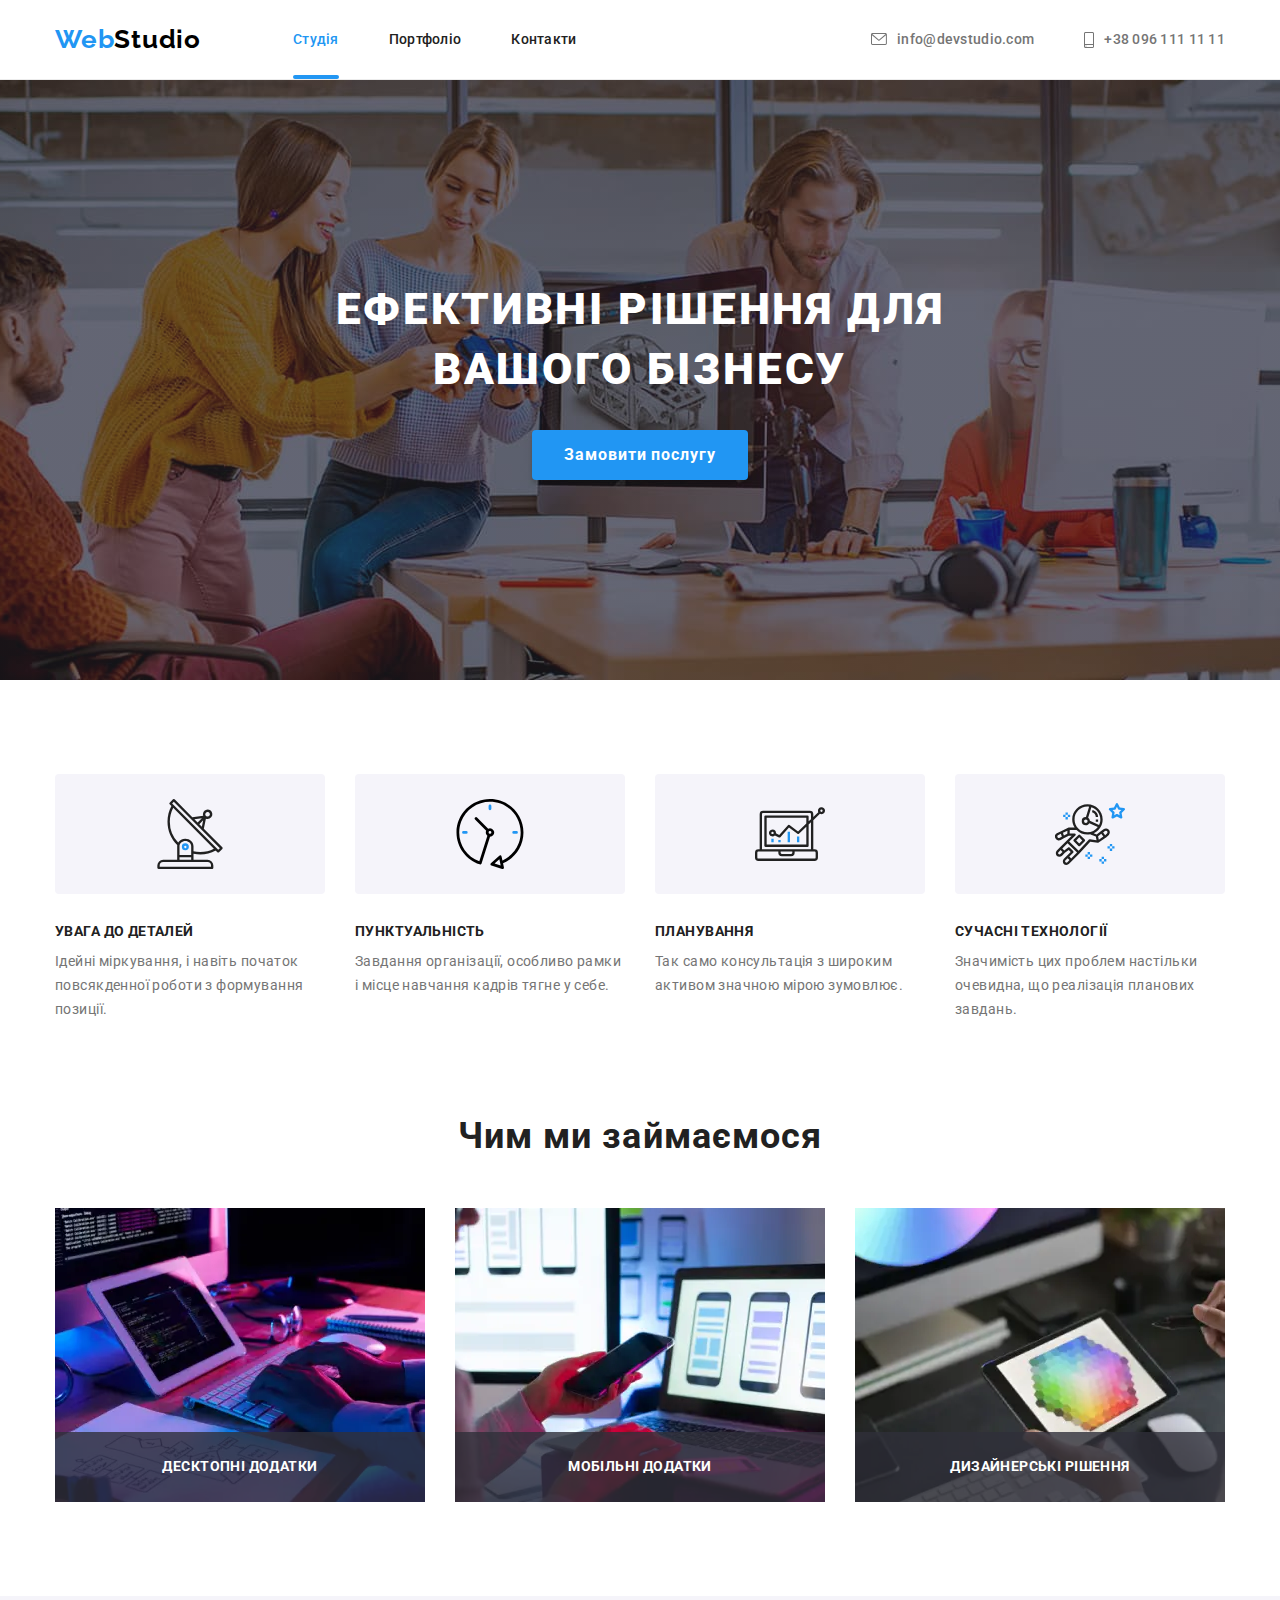
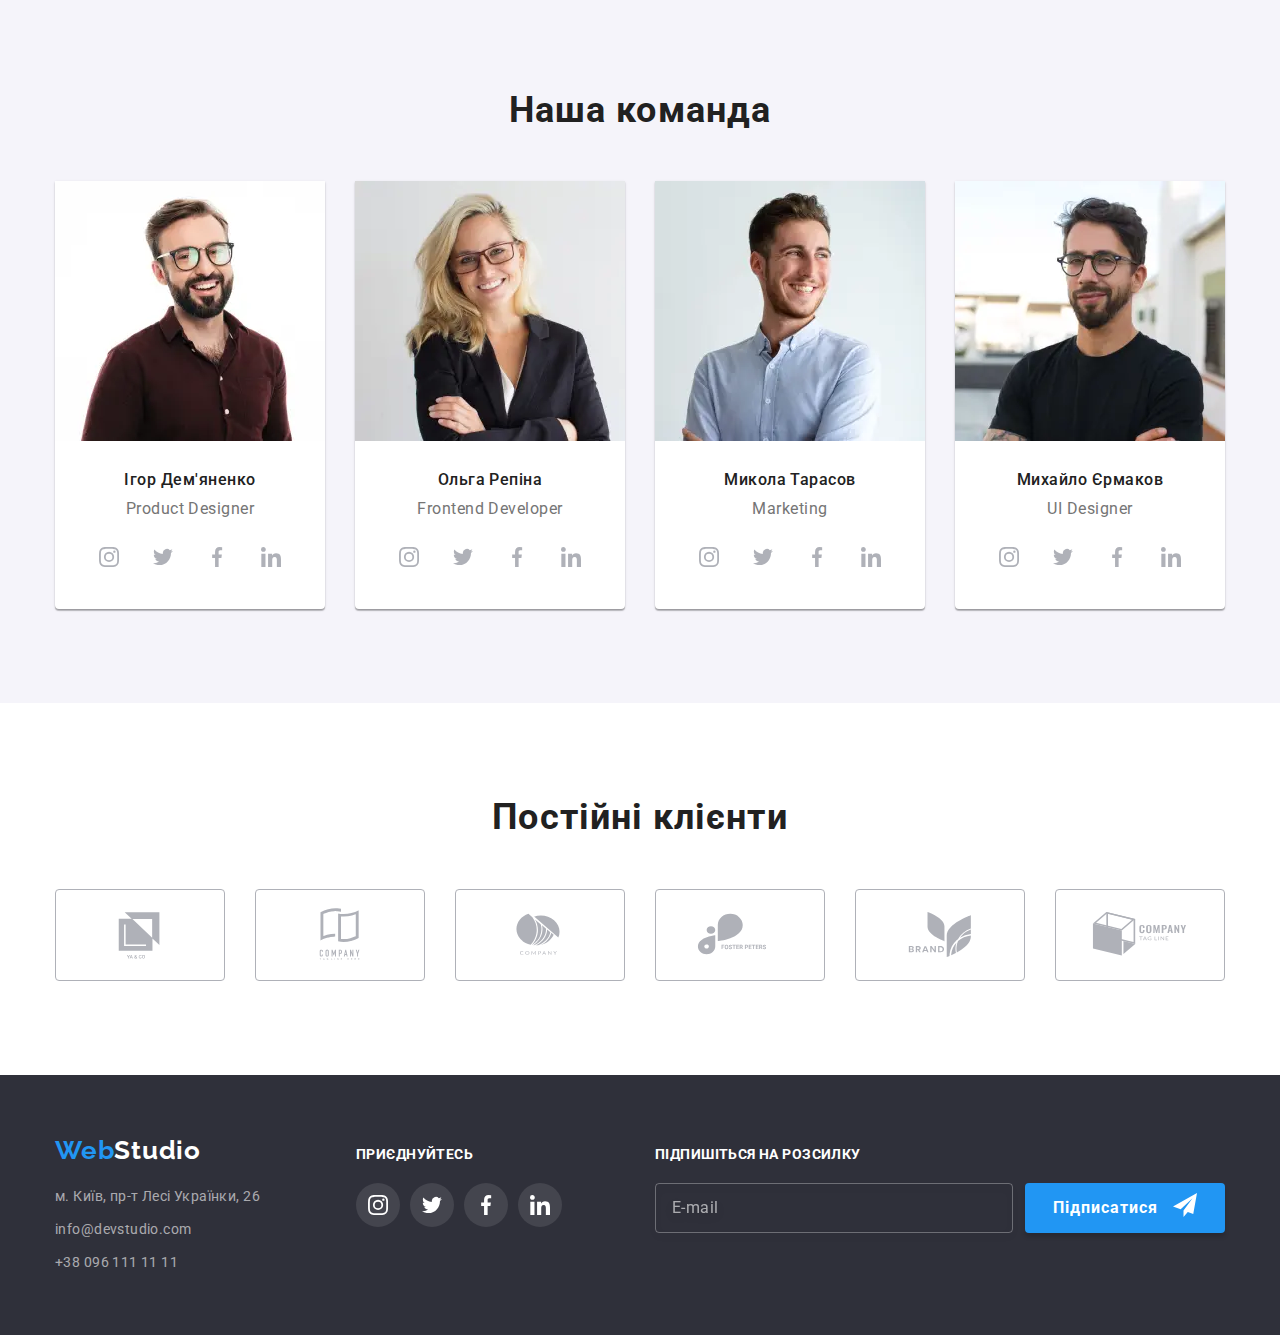
<file: index.html>
<!DOCTYPE html>
<html lang="uk">
  <head>
    <meta charset="UTF-8" />
    <meta http-equiv="X-UA-Compatible" content="IE=edge" />
    <meta name="viewport" content="width=device-width, initial-scale=1.0" />
    <meta name="dedescription" content="Разработка сайтов любой сложности" />
    <title>WebStudio</title>
    <link rel="preconnect" href="https://fonts.googleapis.com" />
    <link rel="preconnect" href="https://fonts.gstatic.com" crossorigin />
    <link
      href="https://fonts.googleapis.com/css2?family=Raleway:wght@700&family=Roboto:wght@400;500;700;900&display=swap"
      rel="stylesheet"
    />
    <link
      rel="stylesheet"
      href="https://cdnjs.cloudflare.com/ajax/libs/modern-normalize/1.1.0/modern-normalize.min.css"
    />
    <link href="./css/main.min.css" rel="stylesheet" />
  </head>
  <body>
    <!--Шапка ====================================================================================================-->

    <header class="header">
      <div class="container container__header">
        <nav>
          <!--Лого ====================================================================================================-->

          <a class="logo" href="index.html" lang="en">
            <span class="logo__accent">Web</span>Studio</a
          >

          <!-- Кнопка открытия мобильного меню ==================================================================================================== -->

          <button
            class="menu-toggle js-open-menu"
            aria-expanded="false"
            aria-controls="mobile-menu"
          >
            <svg width="24" height="16">
              <use href="./img/svg/icons.svg#menu-toggle"></use>
            </svg>
          </button>

          <!-- меню навигации десктоп ==================================================================================================== -->

          <div class="nav-container">
            <!--Основная навигация ====================================================================================================-->

            <ul class="site-nav">
              <li class="site-nav__item">
                <a
                  class="site-nav__link site-nav__link--current"
                  href="index.html"
                  >Студія</a
                >
              </li>
              <li class="site-nav__item">
                <a class="site-nav__link" href="./portfolio.html">Портфоліо</a>
              </li>
              <li class="site-nav__item">
                <a class="site-nav__link" href="#contacts">Контакти</a>
              </li>
            </ul>

            <!--Блок контактов ====================================================================================================-->

            <ul class="contact-nav">
              <li class="contact-nav__item">
                <a
                  class="contact-nav__link"
                  href="mailto:info@devstudio.com"
                  lang="en"
                >
                  <svg class="contact-nav__icon" width="16" height="12">
                    <use href="./img/svg/icons.svg#envelope"></use>
                  </svg>
                  <svg
                    class="contact-nav__icon contact-nav__icon--hidden"
                    width="16"
                    height="12"
                  >
                    <use href="./img/svg/icons.svg#envelope"></use>
                  </svg>
                  info@devstudio.com
                </a>
              </li>
              <li class="contact-nav__item">
                <a class="contact-nav__link" href="tel:+380961111111">
                  <svg class="contact-nav__icon" width="10" height="16">
                    <use href="./img/svg/icons.svg#smartphone"></use>
                  </svg>
                  <svg
                    class="contact-nav__icon contact-nav__icon--hidden"
                    width="10"
                    height="16"
                  >
                    <use href="./img/svg/icons.svg#smartphone"></use></svg
                  >+38 096 111 11 11
                </a>
              </li>
            </ul>
          </div>
        </nav>
      </div>
    </header>

    <!--Основной контент ====================================================================================================-->

    <main>
      <!-- Мобильное меню ==================================================================================================== -->

      <div class="menu-container js-menu-container" id="mobile-menu">
        <button
          class="menu-toggle js-close-menu"
          aria-expanded="false"
          aria-controls="mobile-menu"
        >
          <svg width="19" height="19">
            <use href="./img/svg/icons.svg#close"></use>
          </svg>
        </button>

        <ul class="mobile-nav">
          <li class="mobile-nav__item">
            <a
              class="mobile-nav__link mobile-nav__link--current"
              href="index.html"
              >Студія</a
            >
          </li>
          <li class="mobile-nav__item">
            <a class="mobile-nav__link" href="./portfolio.html">Портфоліо</a>
          </li>
          <li class="mobile-nav__item">
            <a class="mobile-nav__link" href="#contacts">Контакти</a>
          </li>
        </ul>

        <ul class="mobile-contacts">
          <li class="mobile-contacts__item">
            <a class="mobile-contacts__tel" href="tel:+380961111111"
              >+38 096 111 11 11</a
            >
          </li>
          <li class="mobile-contacts__item">
            <a
              class="mobile-contacts__mail"
              href="mailto:info@devstudio.com"
              lang="en"
              >info@devstudio.com</a
            >
          </li>
        </ul>

        <ul class="mobile-social-links">
          <li class="mobile-social-links__item">
            <a
              class="mobile-social-links__link"
              href="https://www.instagram.com/"
              rel="noopener noreferrer nofollow"
              target="_blank"
              >Instagram</a
            >
          </li>
          <li class="mobile-social-links__item">
            <a
              class="mobile-social-links__link"
              href="https://www.twitter.com/"
              rel="noopener noreferrer nofollow"
              target="_blank"
              >Twitter</a
            >
          </li>
          <li class="mobile-social-links__item">
            <a
              class="mobile-social-links__link"
              href="https://www.facebook.com/"
              rel="noopener noreferrer nofollow"
              target="_blank"
              >Facebook</a
            >
          </li>
          <li class="mobile-social-links__item">
            <a
              class="mobile-social-links__link"
              href="https://www.linkedin.com/"
              rel="noopener noreferrer nofollow"
              target="_blank"
              >Linkedin</a
            >
          </li>
        </ul>
      </div>

      <!--Герой ====================================================================================================-->

      <section class="section hero">
        <div class="container">
          <h1 class="hero__title">Ефективні рішення для вашого бізнесу</h1>
          <button class="button hero__button" type="button" data-modal-open>
            Замовити послугу
          </button>
        </div>

        <!-- Модальное окно ====================================================================================================-->

        <div class="backdrop backdrop--hidden" data-modal>
          <div class="modal">
            <button
              class="button modal-close-button"
              type="button"
              data-modal-close
            >
              <svg width="11" height="11">
                <use href="./img/svg/icons.svg#close"></use>
              </svg>
            </button>

            <!-- Форма обратной связи ====================================================================================================-->

            <form class="call-back-form">
              <b class="call-back-form__title"
                >Залиште свої дані, ми вам передзвонимо</b
              >
              <label class="call-back-form__label" for="name">Ім'я</label>
              <div class="call-back-form__field">
                <input
                  class="call-back-form__input"
                  type="text"
                  name="name"
                  id="name"
                  placeholder=" "
                  autofocus
                />
                <svg class="call-back-form__icon" width="18" height="18">
                  <use href="./img/svg/icons.svg#person"></use>
                </svg>
              </div>
              <label class="call-back-form__label" for="phone">Телефон</label>
              <div class="call-back-form__field">
                <input
                  class="call-back-form__input"
                  type="tel"
                  name="phone"
                  id="phone"
                  placeholder=" "
                />
                <svg class="call-back-form__icon" width="18" height="18">
                  <use href="./img/svg/icons.svg#phone"></use>
                </svg>
              </div>
              <label class="call-back-form__label" for="email">Пошта</label>
              <div class="call-back-form__field">
                <input
                  class="call-back-form__input"
                  type="email"
                  name="email"
                  id="email"
                  placeholder=" "
                />
                <svg class="call-back-form__icon" width="18" height="18">
                  <use href="./img/svg/icons.svg#email"></use>
                </svg>
              </div>
              <label class="call-back-form__label" for="comment"
                >Коментар</label
              >
              <textarea
                class="call-back-form__input call-back-form__input--comment"
                name="comment"
                id="comment"
                placeholder="Введіть текст"
              ></textarea>
              <label class="checkbox" for="agree">
                <input
                  class="checkbox__input--hidden visually-hidden"
                  type="checkbox"
                  name="agree"
                  id="agree"
                  value="agree"
                />
                <span class="checkbox__input">
                  <svg class="checkbox__icon" width="16" height="15">
                    <use href="./img/svg/icons.svg#check"></use>
                  </svg>
                </span>
                <span
                  >Погоджуюся з розсилкою та приймаю
                  <a class="checkbox__link" href="">Умови договору</a>
                </span>
              </label>
              <button class="button hero__button" type="submit">
                Відправити
              </button>
            </form>
          </div>
        </div>
      </section>

      <!--Особенности ====================================================================================================-->

      <section class="section">
        <div class="container">
          <h2 class="visually-hidden">Особливості</h2>
          <ul class="differences">
            <li class="differences__item">
              <div class="differences__icon-box">
                <svg class="differences__icon" width="70" height="70">
                  <use href="./img/svg/icons.svg#antenna"></use>
                </svg>
              </div>
              <h3 class="differences__title">УВАГА ДО ДЕТАЛЕЙ</h3>
              <p class="differences__text">
                Ідейні міркування, і навіть початок повсякденної роботи з
                формування позиції.
              </p>
            </li>
            <li class="differences__item">
              <div class="differences__icon-box">
                <svg class="differences__icon" width="70" height="70">
                  <use href="./img/svg/icons.svg#clock"></use>
                </svg>
              </div>
              <h3 class="differences__title">ПУНКТУАЛЬНІСТЬ</h3>
              <p class="differences__text">
                Завдання організації, особливо рамки і місце навчання кадрів
                тягне у себе.
              </p>
            </li>
            <li class="differences__item">
              <div class="differences__icon-box">
                <svg class="differences__icon" width="70" height="70">
                  <use href="./img/svg/icons.svg#diagram"></use>
                </svg>
              </div>
              <h3 class="differences__title">ПЛАНУВАННЯ</h3>
              <p class="differences__text">
                Так само консультація з широким активом значною мірою зумовлює.
              </p>
            </li>
            <li class="differences__item">
              <div class="differences__icon-box">
                <svg class="differences__icon" width="70" height="70">
                  <use href="./img/svg/icons.svg#astronaut"></use>
                </svg>
              </div>
              <h3 class="differences__title">СУЧАСНІ ТЕХНОЛОГІЇ</h3>
              <p class="differences__text">
                Значимість цих проблем настільки очевидна, що реалізація
                планових завдань.
              </p>
            </li>
          </ul>
        </div>
      </section>

      <!--Чем занимаемся ====================================================================================================-->

      <section class="section section--no-padding-top">
        <div class="container">
          <h2 class="section__title">Чим ми займаємося</h2>
          <ul class="activity">
            <li class="activity__item">
              <div class="activity__thumb">
                <h3 class="activity__text">Десктопні додатки</h3>
              </div>
              <picture>
                <source
                  srcset="
                    ./img/desktop/activity1/activity1.webp    1x,
                    ./img/desktop/activity1/activity1@2x.webp 2x
                  "
                  media="(min-width: 1200px)"
                  type="image/webp"
                />

                <source
                  srcset="
                    ./img/desktop/activity1/activity1.jpg    1x,
                    ./img/desktop/activity1/activity1@2x.jpg 2x
                  "
                  media="(min-width: 1200px)"
                  type="image/jpg"
                />

                <img src="./img/img_1.jpg" alt="Програмування на планшеті" />
              </picture>
            </li>
            <li class="activity__item">
              <div class="activity__thumb">
                <h3 class="activity__text">Мобільні додатки</h3>
              </div>
              <picture>
                <source
                  srcset="
                    ./img/desktop/activity2/activity2.webp    1x,
                    ./img/desktop/activity2/activity2@2x.webp 2x
                  "
                  media="(min-width: 1200px)"
                  type="image/webp"
                />

                <source
                  srcset="
                    ./img/desktop/activity2/activity2.jpg    1x,
                    ./img/desktop/activity2/activity2@2x.jpg 2x
                  "
                  media="(min-width: 1200px)"
                  type="image/jpg"
                />

                <img
                  src="./img/img_2.jpg"
                  alt="Телефон у руці на фоні планшета"
                />
              </picture>
            </li>
            <li class="activity__item">
              <div class="activity__thumb">
                <h3 class="activity__text">Дизайнерські рішення</h3>
              </div>
              <picture>
                <source
                  srcset="
                    ./img/desktop/activity3/activity3.webp    1x,
                    ./img/desktop/activity3/activity3@2x.webp 2x
                  "
                  media="(min-width: 1200px)"
                  type="image/webp"
                />

                <source
                  srcset="
                    ./img/desktop/activity3/activity3.jpg    1x,
                    ./img/desktop/activity3/activity3@2x.jpg 2x
                  "
                  media="(min-width: 1200px)"
                  type="image/jpg"
                />

                <img
                  src="./img/img_3.jpg"
                  alt="Планшет у руках з кольоровою палітрою на екрані"
                />
              </picture>
            </li>
          </ul>
        </div>
      </section>

      <!--Наша команда ====================================================================================================-->

      <section class="section section--main-bg-color">
        <div class="container">
          <h2 class="section__title">Наша команда</h2>
          <ul class="team">
            <li class="team__card">
              <picture>
                <source
                  srcset="
                    ./img/desktop/team1-desktop/team1-desktop.webp    1x,
                    ./img/desktop/team1-desktop/team1-desktop@2x.webp 2x
                  "
                  media="(min-width: 1200px)"
                  type="image/webp"
                />

                <source
                  srcset="
                    ./img/desktop/team1-desktop/team1-desktop.jpg    1x,
                    ./img/desktop/team1-desktop/team1-desktop@2x.jpg 2x
                  "
                  media="(min-width: 1200px)"
                  type="image/jpg"
                />

                <source
                  srcset="
                    ./img/tablet/team1-tablet/team1-tablet.webp    1x,
                    ./img/tablet/team1-tablet/team1-tablet@2x.webp 2x
                  "
                  media="(min-width: 768px)"
                  type="image/webp"
                />

                <source
                  srcset="
                    ./img/tablet/team1-tablet/team1-tablet.jpg    1x,
                    ./img/tablet/team1-tablet/team1-tablet@2x.jpg 2x
                  "
                  media="(min-width: 768px)"
                  type="image/jpg"
                />

                <source
                  srcset="
                    ./img/mobile/team1-mobile/team1-mobile.webp    1x,
                    ./img/mobile/team1-mobile/team1-mobile@2x.webp 2x
                  "
                  media="(max-width: 767px)"
                  type="image/webp"
                />

                <source
                  srcset="
                    ./img/mobile/team1-mobile/team1-mobile.jpg    1x,
                    ./img/mobile/team1-mobile/team1-mobile@2x.jpg 2x
                  "
                  media="(max-width: 767px)"
                  type="image/jpg"
                />

                <img
                  src="./img/product_designer.jpg"
                  alt="Молодой, улыбающийся парень в темнокрасной рубашке с бородой и в очках"
                />
              </picture>
              <div class="team__content">
                <h3 class="team__title">Ігор Дем'яненко</h3>
                <p class="team__text" lang="en">Product Designer</p>
                <ul class="social-links">
                  <li class="social-links__item">
                    <a
                      class="social-links__link"
                      href="https://www.instagram.com/"
                      rel="noopener noreferrer nofollow"
                      target="_blank"
                    >
                      <svg class="social-links__icon" width="20" height="20">
                        <use href="./img/svg/icons.svg#instagram"></use>
                      </svg>
                    </a>
                  </li>
                  <li class="social-links__item">
                    <a
                      class="social-links__link"
                      href="https://www.twitter.com/"
                      rel="noopener noreferrer nofollow"
                      target="_blank"
                    >
                      <svg class="social-links__icon" width="20" height="20">
                        <use href="./img/svg/icons.svg#twitter"></use>
                      </svg>
                    </a>
                  </li>
                  <li class="social-links__item">
                    <a
                      class="social-links__link"
                      href="https://www.facebook.com/"
                      rel="noopener noreferrer nofollow"
                      target="_blank"
                    >
                      <svg class="social-links__icon" width="20" height="20">
                        <use href="./img/svg/icons.svg#facebook"></use>
                      </svg>
                    </a>
                  </li>
                  <li class="social-links__item">
                    <a
                      class="social-links__link"
                      href="https://www.linkedin.com/"
                      rel="noopener noreferrer nofollow"
                      target="_blank"
                    >
                      <svg class="social-links__icon" width="20" height="20">
                        <use href="./img/svg/icons.svg#linkedin"></use>
                      </svg>
                    </a>
                  </li>
                </ul>
              </div>
            </li>

            <li class="team__card">
              <picture>
                <source
                  srcset="
                    ./img/desktop/team2-desktop/team2-desktop.webp    1x,
                    ./img/desktop/team2-desktop/team2-desktop@2x.webp 2x
                  "
                  media="(min-width: 1200px)"
                  type="image/webp"
                />

                <source
                  srcset="
                    ./img/desktop/team2-desktop/team2-desktop.jpg    1x,
                    ./img/desktop/team2-desktop/team2-desktop@2x.jpg 2x
                  "
                  media="(min-width: 1200px)"
                  type="image/jpg"
                />

                <source
                  srcset="
                    ./img/tablet/team2-tablet/team2-tablet.webp    1x,
                    ./img/tablet/team2-tablet/team2-tablet@2x.webp 2x
                  "
                  media="(min-width: 768px)"
                  type="image/webp"
                />

                <source
                  srcset="
                    ./img/tablet/team2-tablet/team2-tablet.jpg    1x,
                    ./img/tablet/team2-tablet/team2-tablet@2x.jpg 2x
                  "
                  media="(min-width: 768px)"
                  type="image/jpg"
                />

                <source
                  srcset="
                    ./img/mobile/team2-mobile/team2-mobile.webp    1x,
                    ./img/mobile/team2-mobile/team2-mobile@2x.webp 2x
                  "
                  media="(max-width: 767px)"
                  type="image/webp"
                />

                <source
                  srcset="
                    ./img/mobile/team2-mobile/team2-mobile.jpg    1x,
                    ./img/mobile/team2-mobile/team2-mobile@2x.jpg 2x
                  "
                  media="(max-width: 767px)"
                  type="image/jpg"
                />

                <img
                  src="./img/frontend_developer.jpg"
                  alt="Молодоая, улыбающияся девушка блондинка в черном пиджаке и в очках"
                />
              </picture>

              <div class="team__content">
                <h3 class="team__title">Ольга Репіна</h3>
                <p class="team__text" lang="en">Frontend Developer</p>
                <ul class="social-links">
                  <li class="social-links__item">
                    <a
                      class="social-links__link"
                      href="https://www.instagram.com/"
                      rel="noopener noreferrer nofollow"
                      target="_blank"
                    >
                      <svg class="social-links__icon" width="20" height="20">
                        <use href="./img/svg/icons.svg#instagram"></use>
                      </svg>
                    </a>
                  </li>
                  <li class="social-links__item">
                    <a
                      class="social-links__link"
                      href="https://www.twitter.com/"
                      rel="noopener noreferrer nofollow"
                      target="_blank"
                    >
                      <svg class="social-links__icon" width="20" height="20">
                        <use href="./img/svg/icons.svg#twitter"></use>
                      </svg>
                    </a>
                  </li>
                  <li class="social-links__item">
                    <a
                      class="social-links__link"
                      href="https://www.facebook.com/"
                      rel="noopener noreferrer nofollow"
                      target="_blank"
                    >
                      <svg class="social-links__icon" width="20" height="20">
                        <use href="./img/svg/icons.svg#facebook"></use>
                      </svg>
                    </a>
                  </li>
                  <li class="social-links__item">
                    <a
                      class="social-links__link"
                      href="https://www.linkedin.com/"
                      rel="noopener noreferrer nofollow"
                      target="_blank"
                    >
                      <svg class="social-links__icon" width="20" height="20">
                        <use href="./img/svg/icons.svg#linkedin"></use>
                      </svg>
                    </a>
                  </li>
                </ul>
              </div>
            </li>

            <li class="team__card">
              <picture>
                <source
                  srcset="
                    ./img/desktop/team3-desktop/team3-desktop.webp    1x,
                    ./img/desktop/team3-desktop/team3-desktop@2x.webp 2x
                  "
                  media="(min-width: 1200px)"
                  type="image/webp"
                />

                <source
                  srcset="
                    ./img/desktop/team3-desktop/team3-desktop.jpg    1x,
                    ./img/desktop/team3-desktop/team3-desktop@2x.jpg 2x
                  "
                  media="(min-width: 1200px)"
                  type="image/jpg"
                />

                <source
                  srcset="
                    ./img/tablet/team3-tablet/team3-tablet.webp    1x,
                    ./img/tablet/team3-tablet/team3-tablet@2x.webp 2x
                  "
                  media="(min-width: 768px)"
                  type="image/webp"
                />

                <source
                  srcset="
                    ./img/tablet/team3-tablet/team3-tablet.jpg    1x,
                    ./img/tablet/team3-tablet/team3-tablet@2x.jpg 2x
                  "
                  media="(min-width: 768px)"
                  type="image/jpg"
                />

                <source
                  srcset="
                    ./img/mobile/team3-mobile/team3-mobile.webp    1x,
                    ./img/mobile/team3-mobile/team3-mobile@2x.webp 2x
                  "
                  media="(max-width: 767px)"
                  type="image/webp"
                />

                <source
                  srcset="
                    ./img/mobile/team3-mobile/team3-mobile.jpg    1x,
                    ./img/mobile/team3-mobile/team3-mobile@2x.jpg 2x
                  "
                  media="(max-width: 767px)"
                  type="image/jpg"
                />

                <img
                  src="./img/marketing.jpg"
                  alt="Молодой, улыбающийся парень в белой рубашке"
                />
              </picture>

              <div class="team__content">
                <h3 class="team__title">Микола Тарасов</h3>
                <p class="team__text" lang="en">Marketing</p>
                <ul class="social-links">
                  <li class="social-links__item">
                    <a
                      class="social-links__link"
                      href="https://www.instagram.com/"
                      rel="noopener noreferrer nofollow"
                      target="_blank"
                    >
                      <svg class="social-links__icon" width="20" height="20">
                        <use href="./img/svg/icons.svg#instagram"></use>
                      </svg>
                    </a>
                  </li>
                  <li class="social-links__item">
                    <a
                      class="social-links__link"
                      href="https://www.twitter.com/"
                      rel="noopener noreferrer nofollow"
                      target="_blank"
                    >
                      <svg class="social-links__icon" width="20" height="20">
                        <use href="./img/svg/icons.svg#twitter"></use>
                      </svg>
                    </a>
                  </li>
                  <li class="social-links__item">
                    <a
                      class="social-links__link"
                      href="https://www.facebook.com/"
                      rel="noopener noreferrer nofollow"
                      target="_blank"
                    >
                      <svg class="social-links__icon" width="20" height="20">
                        <use href="./img/svg/icons.svg#facebook"></use>
                      </svg>
                    </a>
                  </li>
                  <li class="social-links__item">
                    <a
                      class="social-links__link"
                      href="https://www.linkedin.com/"
                      rel="noopener noreferrer nofollow"
                      target="_blank"
                    >
                      <svg class="social-links__icon" width="20" height="20">
                        <use href="./img/svg/icons.svg#linkedin"></use>
                      </svg>
                    </a>
                  </li>
                </ul>
              </div>
            </li>

            <li class="team__card">
              <picture>
                <source
                  srcset="
                    ./img/desktop/team4-desktop/team4-desktop.webp    1x,
                    ./img/desktop/team4-desktop/team4-desktop@2x.webp 2x
                  "
                  media="(min-width: 1200px)"
                  type="image/webp"
                />

                <source
                  srcset="
                    ./img/desktop/team4-desktop/team4-desktop.jpg    1x,
                    ./img/desktop/team4-desktop/team4-desktop@2x.jpg 2x
                  "
                  media="(min-width: 1200px)"
                  type="image/jpg"
                />

                <source
                  srcset="
                    ./img/tablet/team4-tablet/team4-tablet.webp    1x,
                    ./img/tablet/team4-tablet/team4-tablet@2x.webp 2x
                  "
                  media="(min-width: 768px)"
                  type="image/webp"
                />

                <source
                  srcset="
                    ./img/tablet/team4-tablet/team4-tablet.jpg    1x,
                    ./img/tablet/team4-tablet/team4-tablet@2x.jpg 2x
                  "
                  media="(min-width: 768px)"
                  type="image/jpg"
                />

                <source
                  srcset="
                    ./img/mobile/team4-mobile/team4-mobile.webp    1x,
                    ./img/mobile/team4-mobile/team4-mobile@2x.webp 2x
                  "
                  media="(max-width: 767px)"
                  type="image/webp"
                />

                <source
                  srcset="
                    ./img/mobile/team4-mobile/team4-mobile.jpg    1x,
                    ./img/mobile/team4-mobile/team4-mobile@2x.jpg 2x
                  "
                  media="(max-width: 767px)"
                  type="image/jpg"
                />

                <img
                  src="./img/ui_designer.jpg"
                  alt="Молодой парень в черной футболке с бородой и в очках"
                />
              </picture>

              <div class="team__content">
                <h3 class="team__title">Михайло Єрмаков</h3>
                <p class="team__text" lang="en">UI Designer</p>
                <ul class="social-links">
                  <li class="social-links__item">
                    <a
                      class="social-links__link"
                      href="https://www.instagram.com/"
                      rel="noopener noreferrer nofollow"
                      target="_blank"
                    >
                      <svg class="social-links__icon" width="20" height="20">
                        <use href="./img/svg/icons.svg#instagram"></use>
                      </svg>
                    </a>
                  </li>
                  <li class="social-links__item">
                    <a
                      class="social-links__link"
                      href="https://www.twitter.com/"
                      rel="noopener noreferrer nofollow"
                      target="_blank"
                    >
                      <svg class="social-links__icon" width="20" height="20">
                        <use href="./img/svg/icons.svg#twitter"></use>
                      </svg>
                    </a>
                  </li>
                  <li class="social-links__item">
                    <a
                      class="social-links__link"
                      href="https://www.facebook.com/"
                      rel="noopener noreferrer nofollow"
                      target="_blank"
                    >
                      <svg class="social-links__icon" width="20" height="20">
                        <use href="./img/svg/icons.svg#facebook"></use>
                      </svg>
                    </a>
                  </li>
                  <li class="social-links__item">
                    <a
                      class="social-links__link"
                      href="https://www.linkedin.com/"
                      rel="noopener noreferrer nofollow"
                      target="_blank"
                    >
                      <svg class="social-links__icon" width="20" height="20">
                        <use href="./img/svg/icons.svg#linkedin"></use>
                      </svg>
                    </a>
                  </li>
                </ul>
              </div>
            </li>
          </ul>
        </div>
      </section>

      <!-- Постоянные клиенты ==================================================================================================== -->

      <section class="section">
        <div class="container">
          <h2 class="section__title">Постійні клієнти</h2>
          <ul class="customers">
            <li class="customers__item">
              <a
                class="customers__link"
                href="https://www.google.com"
                rel="noopener noreferrer nofollow"
                target="_blank"
              >
                <svg class="customers__logo">
                  <use href="./img/svg/icons.svg#client-logo-1"></use>
                </svg>
              </a>
            </li>
            <li class="customers__item">
              <a
                class="customers__link"
                href="https://www.google.com"
                rel="noopener noreferrer nofollow"
                target="_blank"
              >
                <svg class="customers__logo">
                  <use href="./img/svg/icons.svg#client-logo-2"></use>
                </svg>
              </a>
            </li>
            <li class="customers__item">
              <a
                class="customers__link"
                href="https://www.google.com"
                rel="noopener noreferrer nofollow"
                target="_blank"
              >
                <svg class="customers__logo">
                  <use href="./img/svg/icons.svg#client-logo-3"></use>
                </svg>
              </a>
            </li>
            <li class="customers__item">
              <a
                class="customers__link"
                href="https://www.google.com"
                rel="noopener noreferrer nofollow"
                target="_blank"
              >
                <svg class="customers__logo">
                  <use href="./img/svg/icons.svg#client-logo-4"></use>
                </svg>
              </a>
            </li>
            <li class="customers__item">
              <a
                class="customers__link"
                href="https://www.google.com"
                rel="noopener noreferrer nofollow"
                target="_blank"
              >
                <svg class="customers__logo">
                  <use href="./img/svg/icons.svg#client-logo-5"></use>
                </svg>
              </a>
            </li>
            <li class="customers__item">
              <a
                class="customers__link"
                href="https://www.google.com"
                rel="noopener noreferrer nofollow"
                target="_blank"
              >
                <svg class="customers__logo">
                  <use href="./img/svg/icons.svg#client-logo-6"></use>
                </svg>
              </a>
            </li>
          </ul>
        </div>
      </section>
    </main>

    <!--Подвал ====================================================================================================-->

    <footer class="footer">
      <div class="container container__footer">
        <div class="footer__contacts">
          <div class="footer__contacts-nav">
            <!--Лого ====================================================================================================-->

            <a class="logo logo--for-footer" href="index.html"
              ><span class="logo__accent">Web</span>Studio</a
            >

            <!--Контакты ====================================================================================================-->

            <address class="adress">
              <ul id="contacts" class="adress__list">
                <li class="adress__item">
                  <a
                    class="adress__text"
                    href="https://goo.gl/maps/bL18XimWbJK8uWrq5"
                    rel="noopener noreferrer nofollow"
                    target="_blank"
                    >м. Київ, пр-т Лесі Українки, 26</a
                  >
                </li>
                <li class="adress__item">
                  <a class="adress__text" href="mailto:info@devstudio.com"
                    >info@devstudio.com</a
                  >
                </li>
                <li class="adress__item">
                  <a class="adress__text" href="tel:+380961111111"
                    >+38 096 111 11 11</a
                  >
                </li>
              </ul>
            </address>
          </div>

          <!-- Ссылки на соцсети ====================================================================================================-->

          <div class="join">
            <h3 class="join__title">приєднуйтесь</h3>
            <ul class="social-links social-links--for-footer">
              <li class="social-links__item social-links__item--for-footer">
                <a
                  class="social-links__link social-links__link--for-footer"
                  href="https://www.instagram.com/"
                  rel="noopener noreferrer nofollow"
                  target="_blank"
                >
                  <svg
                    class="social-links__icon social-links__icon--for-footer"
                    width="20"
                    height="20"
                  >
                    <use href="./img/svg/icons.svg#instagram"></use>
                  </svg>
                </a>
              </li>
              <li class="social-links__item social-links__item--for-footer">
                <a
                  class="social-links__link social-links__link--for-footer"
                  href="https://www.twitter.com/"
                  rel="noopener noreferrer nofollow"
                  target="_blank"
                >
                  <svg
                    class="social-links__icon social-links__icon--for-footer"
                    width="20"
                    height="20"
                  >
                    <use href="./img/svg/icons.svg#twitter"></use>
                  </svg>
                </a>
              </li>
              <li class="social-links__item social-links__item--for-footer">
                <a
                  class="social-links__link social-links__link--for-footer"
                  href="https://www.facebook.com/"
                  rel="noopener noreferrer nofollow"
                  target="_blank"
                >
                  <svg
                    class="social-links__icon social-links__icon--for-footer"
                    width="20"
                    height="20"
                  >
                    <use href="./img/svg/icons.svg#facebook"></use>
                  </svg>
                </a>
              </li>
              <li class="social-links__item social-links__item--for-footer">
                <a
                  class="social-links__link social-links__link--for-footer"
                  href="https://www.linkedin.com/"
                  rel="noopener noreferrer nofollow"
                  target="_blank"
                >
                  <svg
                    class="social-links__icon social-links__icon--for-footer"
                    width="20"
                    height="20"
                  >
                    <use href="./img/svg/icons.svg#linkedin"></use>
                  </svg>
                </a>
              </li>
            </ul>
          </div>
        </div>

        <!--Форма подписки ====================================================================================================-->

        <form class="subscription__form">
          <div>
            <label class="subscription__title" for="subscription-email"
              >Підпишіться на розсилку</label
            >
            <input
              class="subscription__input"
              type="email"
              name="subscription-email"
              id="subscription-email"
              placeholder="E-mail"
            />
          </div>

          <button class="button subscription__button" type="submit">
            Підписатися
            <svg class="subscription__button__icon" width="24" height="24">
              <use href="./img/svg/icons.svg#send"></use>
            </svg>
            <svg
              class="subscription__button__icon subscription__button__icon--hidden"
              width="24"
              height="24"
            >
              <use href="./img/svg/icons.svg#send"></use>
            </svg>
          </button>
        </form>
      </div>
    </footer>
    <script src="./js/modal.js"></script>
    <script defer src="./js/mobile-menu.js"></script>
  </body>
</html>
</file>
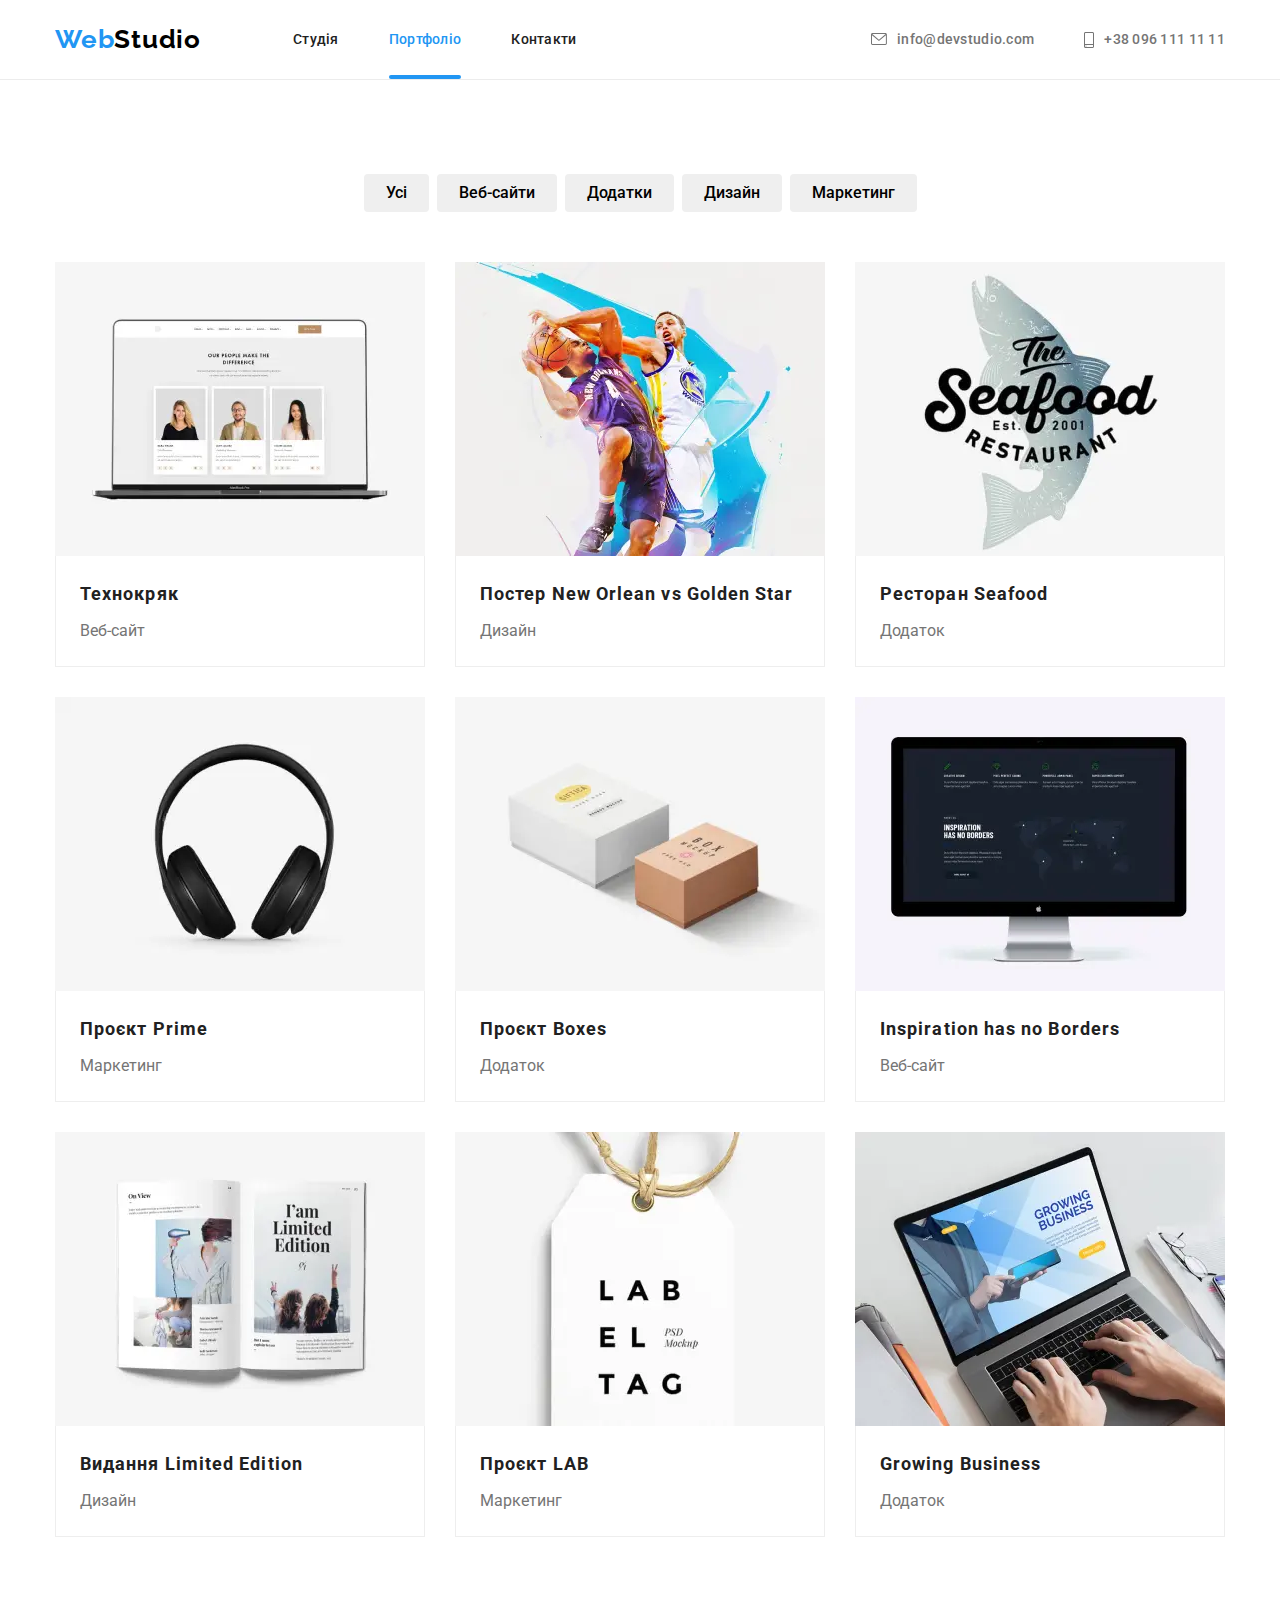
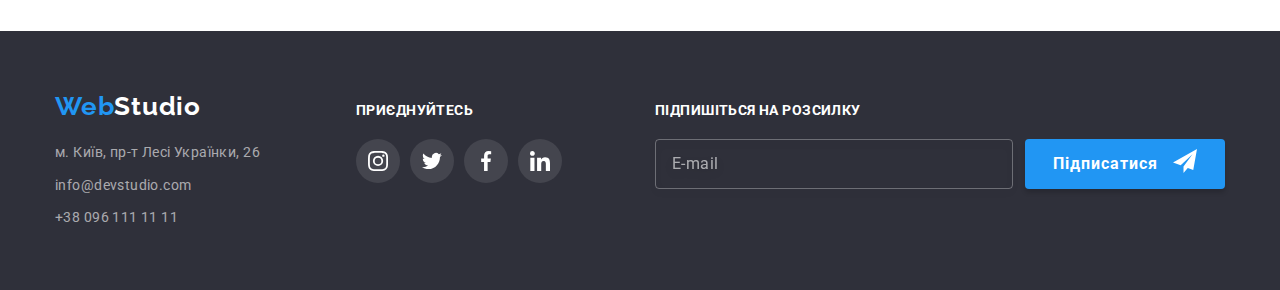
<file: portfolio.html>
<!DOCTYPE html>
<html lang="uk">
  <head>
    <meta charset="UTF-8" />
    <meta http-equiv="X-UA-Compatible" content="IE=edge" />
    <meta name="viewport" content="width=device-width, initial-scale=1.0" />
    <meta name="dedescription" content="Разработка сайтов любой сложности" />
    <title>WebStudio</title>
    <link rel="preconnect" href="https://fonts.googleapis.com" />
    <link rel="preconnect" href="https://fonts.gstatic.com" crossorigin />
    <link
      href="https://fonts.googleapis.com/css2?family=Raleway:wght@700&family=Roboto:wght@400;500;700;900&display=swap"
      rel="stylesheet"
    />
    <link
      rel="stylesheet"
      href="https://cdnjs.cloudflare.com/ajax/libs/modern-normalize/1.1.0/modern-normalize.min.css"
    />
    <link href="./css/main.min.css" rel="stylesheet" />
  </head>
  <body>
    <!--Шапка-->

    <header class="header">
      <div class="container container__header">
        <nav>
          <!--Лого ====================================================================================================-->

          <a class="logo" href="index.html" lang="en">
            <span class="logo__accent">Web</span>Studio</a
          >

          <!-- Кнопка открытия мобильного меню ==================================================================================================== -->

          <button
            class="menu-toggle js-open-menu"
            aria-expanded="false"
            aria-controls="mobile-menu"
          >
            <svg width="24" height="16">
              <use href="./img/svg/icons.svg#menu-toggle"></use>
            </svg>
          </button>

          <!-- меню навигации десктоп ==================================================================================================== -->

          <div class="nav-container">
            <!--Основная навигация ====================================================================================================-->

            <ul class="site-nav">
              <li class="site-nav__item">
                <a class="site-nav__link" href="index.html">Студія</a>
              </li>
              <li class="site-nav__item">
                <a
                  class="site-nav__link site-nav__link--current"
                  href="./portfolio.html"
                  >Портфоліо</a
                >
              </li>
              <li class="site-nav__item">
                <a class="site-nav__link" href="#contacts">Контакти</a>
              </li>
            </ul>

            <!--Блок контактов ====================================================================================================-->

            <ul class="contact-nav">
              <li class="contact-nav__item">
                <a
                  class="contact-nav__link"
                  href="mailto:info@devstudio.com"
                  lang="en"
                >
                  <svg class="contact-nav__icon" width="16" height="12">
                    <use href="./img/svg/icons.svg#envelope"></use>
                  </svg>
                  <svg
                    class="contact-nav__icon contact-nav__icon--hidden"
                    width="16"
                    height="12"
                  >
                    <use href="./img/svg/icons.svg#envelope"></use>
                  </svg>
                  info@devstudio.com
                </a>
              </li>
              <li class="contact-nav__item">
                <a class="contact-nav__link" href="tel:+380961111111">
                  <svg class="contact-nav__icon" width="10" height="16">
                    <use href="./img/svg/icons.svg#smartphone"></use>
                  </svg>
                  <svg
                    class="contact-nav__icon contact-nav__icon--hidden"
                    width="10"
                    height="16"
                  >
                    <use href="./img/svg/icons.svg#smartphone"></use></svg
                  >+38 096 111 11 11
                </a>
              </li>
            </ul>
          </div>
        </nav>
      </div>
    </header>

    <!--Основной контент-->

    <main>
      <!-- Мобильное меню ==================================================================================================== -->

      <div class="menu-container js-menu-container" id="mobile-menu">
        <button
          class="menu-toggle js-close-menu"
          aria-expanded="false"
          aria-controls="mobile-menu"
        >
          <svg width="19" height="19">
            <use href="./img/svg/icons.svg#close"></use>
          </svg>
        </button>

        <ul class="mobile-nav">
          <li class="mobile-nav__item">
            <a class="mobile-nav__link" href="index.html">Студія</a>
          </li>
          <li class="mobile-nav__item">
            <a
              class="mobile-nav__link mobile-nav__link--current"
              href="./portfolio.html"
              >Портфоліо</a
            >
          </li>
          <li class="mobile-nav__item">
            <a class="mobile-nav__link" href="#contacts">Контакти</a>
          </li>
        </ul>

        <ul class="mobile-contacts">
          <li class="mobile-contacts__item">
            <a class="mobile-contacts__tel" href="tel:+380961111111"
              >+38 096 111 11 11</a
            >
          </li>
          <li class="mobile-contacts__item">
            <a
              class="mobile-contacts__mail"
              href="mailto:info@devstudio.com"
              lang="en"
              >info@devstudio.com</a
            >
          </li>
        </ul>

        <ul class="mobile-social-links">
          <li class="mobile-social-links__item">
            <a
              class="mobile-social-links__link"
              href="https://www.instagram.com/"
              rel="noopener noreferrer nofollow"
              target="_blank"
              >Instagram</a
            >
          </li>
          <li class="mobile-social-links__item">
            <a
              class="mobile-social-links__link"
              href="https://www.twitter.com/"
              rel="noopener noreferrer nofollow"
              target="_blank"
              >Twitter</a
            >
          </li>
          <li class="mobile-social-links__item">
            <a
              class="mobile-social-links__link"
              href="https://www.facebook.com/"
              rel="noopener noreferrer nofollow"
              target="_blank"
              >Facebook</a
            >
          </li>
          <li class="mobile-social-links__item">
            <a
              class="mobile-social-links__link"
              href="https://www.linkedin.com/"
              rel="noopener noreferrer nofollow"
              target="_blank"
              >Linkedin</a
            >
          </li>
        </ul>
      </div>

      <!-- Галерея -->

      <section class="section">
        <div class="container">
          <h1 class="visually-hidden">Портфоліо</h1>

          <!-- Фильтр выбора -->

          <ul class="filter__list">
            <li class="filter__item">
              <button class="button filter__button" type="button">Усі</button>
            </li>
            <li class="filter__item">
              <button class="button filter__button" type="button">
                Веб-сайти
              </button>
            </li>
            <li class="filter__item">
              <button class="button filter__button" type="button">
                Додатки
              </button>
            </li>
            <li class="filter__item">
              <button class="button filter__button" type="button">
                Дизайн
              </button>
            </li>
            <li class="filter__item">
              <button class="button filter__button" type="button">
                Маркетинг
              </button>
            </li>
          </ul>

          <!-- Галерея работ -->

          <ul class="gallery">
            <li class="gallery__card">
              <article>
                <a
                  class="gallery__link"
                  href="https://www.google.com"
                  rel="noopener noreferrer nofollow"
                  target="_blank"
                >
                  <div class="gallery__thumb">
                    <div class="gallery__overlay">
                      <p class="gallery__text">
                        Ресурс пропонує комплексні пропозиції з різним рівнем
                        функціоналу та сервісів. Все це дозволить відвідувачу
                        отримати вичерпні відомості про компанію чи приватну
                        особу.
                      </p>
                    </div>
                    <picture>
                      <source
                        srcset="
                          ./img/desktop/pr1-desktop/pr1-desktop.webp    1x,
                          ./img/desktop/pr1-desktop/pr1-desktop@2x.webp 2x
                        "
                        media="(min-width: 1200px)"
                        type="image/webp"
                      />

                      <source
                        srcset="
                          ./img/desktop/pr1-desktop/pr1-desktop.jpg    1x,
                          ./img/desktop/pr1-desktop/pr1-desktop@2x.jpg 2x
                        "
                        media="(min-width: 1200px)"
                        type="image/jpg"
                      />

                      <source
                        srcset="
                          ./img/tablet/pr1-tablet/pr1-tablet.webp    1x,
                          ./img/tablet/pr1-tablet/pr1-tablet@2x.webp 2x
                        "
                        media="(min-width: 768px)"
                        type="image/webp"
                      />

                      <source
                        srcset="
                          ./img/tablet/pr1-tablet/pr1-tablet.jpg    1x,
                          ./img/tablet/pr1-tablet/pr1-tablet@2x.jpg 2x
                        "
                        media="(min-width: 768px)"
                        type="image/jpg"
                      />

                      <source
                        srcset="
                          ./img/mobile/pr1-mobile/pr1-mobile.webp    1x,
                          ./img/mobile/pr1-mobile/pr1-mobile@2x.webp 2x
                        "
                        media="(max-width: 767px)"
                        type="image/webp"
                      />

                      <source
                        srcset="
                          ./img/mobile/pr1-mobile/pr1-mobile.jpg    1x,
                          ./img/mobile/pr1-mobile/pr1-mobile@2x.jpg 2x
                        "
                        media="(max-width: 767px)"
                        type="image/jpg"
                      />

                      <img
                        src="./img/pr1.jpg"
                        alt="Экран ноутбука с карточками людей"
                      />
                    </picture>
                  </div>
                  <div class="gallery__content">
                    <h2 class="gallery__title">Технокряк</h2>
                    <p class="gallery__caption">Веб-сайт</p>
                  </div>
                </a>
              </article>
            </li>

            <li class="gallery__card">
              <article>
                <a
                  class="gallery__link"
                  href="https://www.google.com"
                  rel="noopener noreferrer nofollow"
                  target="_blank"
                >
                  <div class="gallery__thumb">
                    <div class="gallery__overlay">
                      <p class="gallery__text">
                        Ресурс пропонує комплексні пропозиції з різним рівнем
                        функціоналу та сервісів. Все це дозволить відвідувачу
                        отримати вичерпні відомості про компанію чи приватну
                        особу.
                      </p>
                    </div>
                    <picture>
                      <source
                        srcset="
                          ./img/desktop/pr2-desktop/pr2-desktop.webp    1x,
                          ./img/desktop/pr2-desktop/pr2-desktop@2x.webp 2x
                        "
                        media="(min-width: 1200px)"
                        type="image/webp"
                      />

                      <source
                        srcset="
                          ./img/desktop/pr2-desktop/pr2-desktop.jpg    1x,
                          ./img/desktop/pr2-desktop/pr2-desktop@2x.jpg 2x
                        "
                        media="(min-width: 1200px)"
                        type="image/jpg"
                      />

                      <source
                        srcset="
                          ./img/tablet/pr2-tablet/pr2-tablet.webp    1x,
                          ./img/tablet/pr2-tablet/pr2-tablet@2x.webp 2x
                        "
                        media="(min-width: 768px)"
                        type="image/webp"
                      />

                      <source
                        srcset="
                          ./img/tablet/pr2-tablet/pr2-tablet.jpg    1x,
                          ./img/tablet/pr2-tablet/pr2-tablet@2x.jpg 2x
                        "
                        media="(min-width: 768px)"
                        type="image/jpg"
                      />

                      <source
                        srcset="
                          ./img/mobile/pr2-mobile/pr2-mobile.webp    1x,
                          ./img/mobile/pr2-mobile/pr2-mobile@2x.webp 2x
                        "
                        media="(max-width: 767px)"
                        type="image/webp"
                      />

                      <source
                        srcset="
                          ./img/mobile/pr2-mobile/pr2-mobile.jpg    1x,
                          ./img/mobile/pr2-mobile/pr2-mobile@2x.jpg 2x
                        "
                        media="(max-width: 767px)"
                        type="image/jpg"
                      />

                      <img
                        src="./img/pr2.jpg"
                        alt="Экран ноутбука с карточками людей"
                      />
                    </picture>
                  </div>
                  <div class="gallery__content">
                    <h2 class="gallery__title">
                      Постер New Orlean vs Golden Star
                    </h2>
                    <p class="gallery__caption">Дизайн</p>
                  </div>
                </a>
              </article>
            </li>

            <li class="gallery__card">
              <article>
                <a
                  class="gallery__link"
                  href="https://www.google.com"
                  rel="noopener noreferrer nofollow"
                  target="_blank"
                >
                  <div class="gallery__thumb">
                    <div class="gallery__overlay">
                      <p class="gallery__text">
                        Ресурс пропонує комплексні пропозиції з різним рівнем
                        функціоналу та сервісів. Все це дозволить відвідувачу
                        отримати вичерпні відомості про компанію чи приватну
                        особу.
                      </p>
                    </div>
                    <picture>
                      <source
                        srcset="
                          ./img/desktop/pr3-desktop/pr3-desktop.webp    1x,
                          ./img/desktop/pr3-desktop/pr3-desktop@2x.webp 2x
                        "
                        media="(min-width: 1200px)"
                        type="image/webp"
                      />

                      <source
                        srcset="
                          ./img/desktop/pr3-desktop/pr3-desktop.jpg    1x,
                          ./img/desktop/pr3-desktop/pr3-desktop@2x.jpg 2x
                        "
                        media="(min-width: 1200px)"
                        type="image/jpg"
                      />

                      <source
                        srcset="
                          ./img/tablet/pr3-tablet/pr3-tablet.webp    1x,
                          ./img/tablet/pr3-tablet/pr3-tablet@2x.webp 2x
                        "
                        media="(min-width: 768px)"
                        type="image/webp"
                      />

                      <source
                        srcset="
                          ./img/tablet/pr3-tablet/pr3-tablet.jpg    1x,
                          ./img/tablet/pr3-tablet/pr3-tablet@2x.jpg 2x
                        "
                        media="(min-width: 768px)"
                        type="image/jpg"
                      />

                      <source
                        srcset="
                          ./img/mobile/pr3-mobile/pr3-mobile.webp    1x,
                          ./img/mobile/pr3-mobile/pr3-mobile@2x.webp 2x
                        "
                        media="(max-width: 767px)"
                        type="image/webp"
                      />

                      <source
                        srcset="
                          ./img/mobile/pr3-mobile/pr3-mobile.jpg    1x,
                          ./img/mobile/pr3-mobile/pr3-mobile@2x.jpg 2x
                        "
                        media="(max-width: 767px)"
                        type="image/jpg"
                      />

                      <img
                        src="./img/pr3.jpg"
                        alt="Логотип ресторана Seafood"
                        height="294"
                      />
                    </picture>
                  </div>
                  <div class="gallery__content">
                    <h2 class="gallery__title">
                      Ресторан <span lang="en">Seafood</span>
                    </h2>
                    <p class="gallery__caption">Додаток</p>
                  </div>
                </a>
              </article>
            </li>

            <li class="gallery__card">
              <article>
                <a
                  class="gallery__link"
                  href="https://www.google.com"
                  rel="noopener noreferrer nofollow"
                  target="_blank"
                >
                  <div class="gallery__thumb">
                    <div class="gallery__overlay">
                      <p class="gallery__text">
                        Ресурс пропонує комплексні пропозиції з різним рівнем
                        функціоналу та сервісів. Все це дозволить відвідувачу
                        отримати вичерпні відомості про компанію чи приватну
                        особу.
                      </p>
                    </div>
                    <picture>
                      <source
                        srcset="
                          ./img/desktop/pr4-desktop/pr4-desktop.webp    1x,
                          ./img/desktop/pr4-desktop/pr4-desktop@2x.webp 2x
                        "
                        media="(min-width: 1200px)"
                        type="image/webp"
                      />

                      <source
                        srcset="
                          ./img/desktop/pr4-desktop/pr4-desktop.jpg    1x,
                          ./img/desktop/pr4-desktop/pr4-desktop@2x.jpg 2x
                        "
                        media="(min-width: 1200px)"
                        type="image/jpg"
                      />

                      <source
                        srcset="
                          ./img/tablet/pr4-tablet/pr4-tablet.webp    1x,
                          ./img/tablet/pr4-tablet/pr4-tablet@2x.webp 2x
                        "
                        media="(min-width: 768px)"
                        type="image/webp"
                      />

                      <source
                        srcset="
                          ./img/tablet/pr4-tablet/pr4-tablet.jpg    1x,
                          ./img/tablet/pr4-tablet/pr4-tablet@2x.jpg 2x
                        "
                        media="(min-width: 768px)"
                        type="image/jpg"
                      />

                      <source
                        srcset="
                          ./img/mobile/pr4-mobile/pr4-mobile.webp    1x,
                          ./img/mobile/pr4-mobile/pr4-mobile@2x.webp 2x
                        "
                        media="(max-width: 767px)"
                        type="image/webp"
                      />

                      <source
                        srcset="
                          ./img/mobile/pr4-mobile/pr4-mobile.jpg    1x,
                          ./img/mobile/pr4-mobile/pr4-mobile@2x.jpg 2x
                        "
                        media="(max-width: 767px)"
                        type="image/jpg"
                      />

                      <img
                        src="./img/pr4.jpg"
                        alt="Накладные наушники черного цвета"
                      />
                    </picture>
                  </div>
                  <div class="gallery__content">
                    <h2 class="gallery__title">
                      Проєкт <span lang="en">Prime</span>
                    </h2>
                    <p class="gallery__caption">Маркетинг</p>
                  </div>
                </a>
              </article>
            </li>

            <li class="gallery__card">
              <article>
                <a
                  class="gallery__link"
                  href="https://www.google.com"
                  rel="noopener noreferrer nofollow"
                  target="_blank"
                >
                  <div class="gallery__thumb">
                    <div class="gallery__overlay">
                      <p class="gallery__text">
                        Ресурс пропонує комплексні пропозиції з різним рівнем
                        функціоналу та сервісів. Все це дозволить відвідувачу
                        отримати вичерпні відомості про компанію чи приватну
                        особу.
                      </p>
                    </div>
                    <picture>
                      <source
                        srcset="
                          ./img/desktop/pr5-desktop/pr5-desktop.webp    1x,
                          ./img/desktop/pr5-desktop/pr5-desktop@2x.webp 2x
                        "
                        media="(min-width: 1200px)"
                        type="image/webp"
                      />

                      <source
                        srcset="
                          ./img/desktop/pr5-desktop/pr5-desktop.jpg    1x,
                          ./img/desktop/pr5-desktop/pr5-desktop@2x.jpg 2x
                        "
                        media="(min-width: 1200px)"
                        type="image/jpg"
                      />

                      <source
                        srcset="
                          ./img/tablet/pr5-tablet/pr5-tablet.webp    1x,
                          ./img/tablet/pr5-tablet/pr5-tablet@2x.webp 2x
                        "
                        media="(min-width: 768px)"
                        type="image/webp"
                      />

                      <source
                        srcset="
                          ./img/tablet/pr5-tablet/pr5-tablet.jpg    1x,
                          ./img/tablet/pr5-tablet/pr5-tablet@2x.jpg 2x
                        "
                        media="(min-width: 768px)"
                        type="image/jpg"
                      />

                      <source
                        srcset="
                          ./img/mobile/pr5-mobile/pr5-mobile.webp    1x,
                          ./img/mobile/pr5-mobile/pr5-mobile@2x.webp 2x
                        "
                        media="(max-width: 767px)"
                        type="image/webp"
                      />

                      <source
                        srcset="
                          ./img/mobile/pr5-mobile/pr5-mobile.jpg    1x,
                          ./img/mobile/pr5-mobile/pr5-mobile@2x.jpg 2x
                        "
                        media="(max-width: 767px)"
                        type="image/jpg"
                      />

                      <img
                        src="./img/pr5.jpg"
                        alt="Две коробки с надписями сверху, белая большая и коричневая маленькая"
                      />
                    </picture>
                  </div>
                  <div class="gallery__content">
                    <h2 class="gallery__title">
                      Проєкт <span lang="en">Boxes</span>
                    </h2>
                    <p class="gallery__caption">Додаток</p>
                  </div>
                </a>
              </article>
            </li>

            <li class="gallery__card">
              <article>
                <a
                  class="gallery__link"
                  href="https://www.google.com"
                  rel="noopener noreferrer nofollow"
                  target="_blank"
                >
                  <div class="gallery__thumb">
                    <div class="gallery__overlay">
                      <p class="gallery__text">
                        Ресурс пропонує комплексні пропозиції з різним рівнем
                        функціоналу та сервісів. Все це дозволить відвідувачу
                        отримати вичерпні відомості про компанію чи приватну
                        особу.
                      </p>
                    </div>
                    <picture>
                      <source
                        srcset="
                          ./img/desktop/pr6-desktop/pr6-desktop.webp    1x,
                          ./img/desktop/pr6-desktop/pr6-desktop@2x.webp 2x
                        "
                        media="(min-width: 1200px)"
                        type="image/webp"
                      />

                      <source
                        srcset="
                          ./img/desktop/pr6-desktop/pr6-desktop.jpg    1x,
                          ./img/desktop/pr6-desktop/pr6-desktop@2x.jpg 2x
                        "
                        media="(min-width: 1200px)"
                        type="image/jpg"
                      />

                      <source
                        srcset="
                          ./img/tablet/pr6-tablet/pr6-tablet.webp    1x,
                          ./img/tablet/pr6-tablet/pr6-tablet@2x.webp 2x
                        "
                        media="(min-width: 768px)"
                        type="image/webp"
                      />

                      <source
                        srcset="
                          ./img/tablet/pr6-tablet/pr6-tablet.jpg    1x,
                          ./img/tablet/pr6-tablet/pr6-tablet@2x.jpg 2x
                        "
                        media="(min-width: 768px)"
                        type="image/jpg"
                      />

                      <source
                        srcset="
                          ./img/mobile/pr6-mobile/pr6-mobile.webp    1x,
                          ./img/mobile/pr6-mobile/pr6-mobile@2x.webp 2x
                        "
                        media="(max-width: 767px)"
                        type="image/webp"
                      />

                      <source
                        srcset="
                          ./img/mobile/pr6-mobile/pr6-mobile.jpg    1x,
                          ./img/mobile/pr6-mobile/pr6-mobile@2x.jpg 2x
                        "
                        media="(max-width: 767px)"
                        type="image/jpg"
                      />

                      <img
                        src="./img/pr6.jpg"
                        alt="Экран монитора с меню сайта на черном фоне белым шрифтом"
                      />
                    </picture>
                  </div>
                  <div class="gallery__content">
                    <h2 class="gallery__title" lang="en">
                      Inspiration has no Borders
                    </h2>
                    <p class="gallery__caption">Веб-сайт</p>
                  </div>
                </a>
              </article>
            </li>

            <li class="gallery__card">
              <article>
                <a
                  class="gallery__link"
                  href="https://www.google.com"
                  rel="noopener noreferrer nofollow"
                  target="_blank"
                >
                  <div class="gallery__thumb">
                    <div class="gallery__overlay">
                      <p class="gallery__text">
                        Ресурс пропонує комплексні пропозиції з різним рівнем
                        функціоналу та сервісів. Все це дозволить відвідувачу
                        отримати вичерпні відомості про компанію чи приватну
                        особу.
                      </p>
                    </div>
                    <picture>
                      <source
                        srcset="
                          ./img/desktop/pr7-desktop/pr7-desktop.webp    1x,
                          ./img/desktop/pr7-desktop/pr7-desktop@2x.webp 2x
                        "
                        media="(min-width: 1200px)"
                        type="image/webp"
                      />

                      <source
                        srcset="
                          ./img/desktop/pr7-desktop/pr7-desktop.jpg    1x,
                          ./img/desktop/pr7-desktop/pr7-desktop@2x.jpg 2x
                        "
                        media="(min-width: 1200px)"
                        type="image/jpg"
                      />

                      <source
                        srcset="
                          ./img/tablet/pr7-tablet/pr7-tablet.webp    1x,
                          ./img/tablet/pr7-tablet/pr7-tablet@2x.webp 2x
                        "
                        media="(min-width: 768px)"
                        type="image/webp"
                      />

                      <source
                        srcset="
                          ./img/tablet/pr7-tablet/pr7-tablet.jpg    1x,
                          ./img/tablet/pr7-tablet/pr7-tablet@2x.jpg 2x
                        "
                        media="(min-width: 768px)"
                        type="image/jpg"
                      />

                      <source
                        srcset="
                          ./img/mobile/pr7-mobile/pr7-mobile.webp    1x,
                          ./img/mobile/pr7-mobile/pr7-mobile@2x.webp 2x
                        "
                        media="(max-width: 767px)"
                        type="image/webp"
                      />

                      <source
                        srcset="
                          ./img/mobile/pr7-mobile/pr7-mobile.jpg    1x,
                          ./img/mobile/pr7-mobile/pr7-mobile@2x.jpg 2x
                        "
                        media="(max-width: 767px)"
                        type="image/jpg"
                      />

                      <img
                        src="./img/pr7.jpg"
                        alt="Разворот глянцевого журнала с тримя фотографиями и текстом"
                      />
                    </picture>
                  </div>
                  <div class="gallery__content">
                    <h2 class="gallery__title">
                      Видання <span lang="en">Limited Edition</span>
                    </h2>
                    <p class="gallery__caption">Дизайн</p>
                  </div>
                </a>
              </article>
            </li>

            <li class="gallery__card">
              <article>
                <a
                  class="gallery__link"
                  href="https://www.google.com"
                  rel="noopener noreferrer nofollow"
                  target="_blank"
                >
                  <div class="gallery__thumb">
                    <div class="gallery__overlay">
                      <p class="gallery__text">
                        Ресурс пропонує комплексні пропозиції з різним рівнем
                        функціоналу та сервісів. Все це дозволить відвідувачу
                        отримати вичерпні відомості про компанію чи приватну
                        особу.
                      </p>
                    </div>
                    <picture>
                      <source
                        srcset="
                          ./img/desktop/pr8-desktop/pr8-desktop.webp    1x,
                          ./img/desktop/pr8-desktop/pr8-desktop@2x.webp 2x
                        "
                        media="(min-width: 1200px)"
                        type="image/webp"
                      />

                      <source
                        srcset="
                          ./img/desktop/pr8-desktop/pr8-desktop.jpg    1x,
                          ./img/desktop/pr8-desktop/pr8-desktop@2x.jpg 2x
                        "
                        media="(min-width: 1200px)"
                        type="image/jpg"
                      />

                      <source
                        srcset="
                          ./img/tablet/pr8-tablet/pr8-tablet.webp    1x,
                          ./img/tablet/pr8-tablet/pr8-tablet@2x.webp 2x
                        "
                        media="(min-width: 768px)"
                        type="image/webp"
                      />

                      <source
                        srcset="
                          ./img/tablet/pr8-tablet/pr8-tablet.jpg    1x,
                          ./img/tablet/pr8-tablet/pr8-tablet@2x.jpg 2x
                        "
                        media="(min-width: 768px)"
                        type="image/jpg"
                      />

                      <source
                        srcset="
                          ./img/mobile/pr8-mobile/pr8-mobile.webp    1x,
                          ./img/mobile/pr8-mobile/pr8-mobile@2x.webp 2x
                        "
                        media="(max-width: 767px)"
                        type="image/webp"
                      />

                      <source
                        srcset="
                          ./img/mobile/pr8-mobile/pr8-mobile.jpg    1x,
                          ./img/mobile/pr8-mobile/pr8-mobile@2x.jpg 2x
                        "
                        media="(max-width: 767px)"
                        type="image/jpg"
                      />

                      <img src="./img/pr8.jpg" alt="Ярлык товара с логотипом" />
                    </picture>
                  </div>
                  <div class="gallery__content">
                    <h2 class="gallery__title">
                      Проєкт <span lang="en">LAB</span>
                    </h2>
                    <p class="gallery__caption">Маркетинг</p>
                  </div>
                </a>
              </article>
            </li>

            <li class="gallery__card">
              <article>
                <a
                  class="gallery__link"
                  href="https://www.google.com"
                  rel="noopener noreferrer nofollow"
                  target="_blank"
                >
                  <div class="gallery__thumb">
                    <div class="gallery__overlay">
                      <p class="gallery__text">
                        Ресурс пропонує комплексні пропозиції з різним рівнем
                        функціоналу та сервісів. Все це дозволить відвідувачу
                        отримати вичерпні відомості про компанію чи приватну
                        особу.
                      </p>
                    </div>
                    <picture>
                      <source
                        srcset="
                          ./img/desktop/pr9-desktop/pr9-desktop.webp    1x,
                          ./img/desktop/pr9-desktop/pr9-desktop@2x.webp 2x
                        "
                        media="(min-width: 1200px)"
                        type="image/webp"
                      />

                      <source
                        srcset="
                          ./img/desktop/pr9-desktop/pr9-desktop.jpg    1x,
                          ./img/desktop/pr9-desktop/pr9-desktop@2x.jpg 2x
                        "
                        media="(min-width: 1200px)"
                        type="image/jpg"
                      />

                      <source
                        srcset="
                          ./img/tablet/pr9-tablet/pr9-tablet.webp    1x,
                          ./img/tablet/pr9-tablet/pr9-tablet@2x.webp 2x
                        "
                        media="(min-width: 768px)"
                        type="image/webp"
                      />

                      <source
                        srcset="
                          ./img/tablet/pr9-tablet/pr9-tablet.jpg    1x,
                          ./img/tablet/pr9-tablet/pr9-tablet@2x.jpg 2x
                        "
                        media="(min-width: 768px)"
                        type="image/jpg"
                      />

                      <source
                        srcset="
                          ./img/mobile/pr9-mobile/pr9-mobile.webp    1x,
                          ./img/mobile/pr9-mobile/pr9-mobile@2x.webp 2x
                        "
                        media="(max-width: 767px)"
                        type="image/webp"
                      />

                      <source
                        srcset="
                          ./img/mobile/pr9-mobile/pr9-mobile.jpg    1x,
                          ./img/mobile/pr9-mobile/pr9-mobile@2x.jpg 2x
                        "
                        media="(max-width: 767px)"
                        type="image/jpg"
                      />

                      <img
                        src="./img/pr9.jpg"
                        alt="Ноутбук на столе с руками на клавиатуре и страницей сайта о бизнесе на экране"
                      />
                    </picture>
                  </div>
                  <div class="gallery__content">
                    <h2 class="gallery__title" lang="en">Growing Business</h2>
                    <p class="gallery__caption">Додаток</p>
                  </div>
                </a>
              </article>
            </li>
          </ul>
        </div>
      </section>
    </main>

    <!--Подвал-->

    <footer class="footer">
      <div class="container container__footer">
        <div class="footer__contacts">
          <div class="footer__contacts-nav">
            <!--Лого ====================================================================================================-->

            <a class="logo logo--for-footer" href="index.html"
              ><span class="logo__accent">Web</span>Studio</a
            >

            <!--Контакты ====================================================================================================-->

            <address class="adress">
              <ul id="contacts" class="adress__list">
                <li class="adress__item">
                  <a
                    class="adress__text"
                    href="https://goo.gl/maps/bL18XimWbJK8uWrq5"
                    rel="noopener noreferrer nofollow"
                    target="_blank"
                    >м. Київ, пр-т Лесі Українки, 26</a
                  >
                </li>
                <li class="adress__item">
                  <a class="adress__text" href="mailto:info@devstudio.com"
                    >info@devstudio.com</a
                  >
                </li>
                <li class="adress__item">
                  <a class="adress__text" href="tel:+380961111111"
                    >+38 096 111 11 11</a
                  >
                </li>
              </ul>
            </address>
          </div>

          <!-- Ссылки на соцсети ====================================================================================================-->

          <div class="join">
            <h3 class="join__title">приєднуйтесь</h3>
            <ul class="social-links social-links--for-footer">
              <li class="social-links__item social-links__item--for-footer">
                <a
                  class="social-links__link social-links__link--for-footer"
                  href="https://www.instagram.com/"
                  rel="noopener noreferrer nofollow"
                  target="_blank"
                >
                  <svg
                    class="social-links__icon social-links__icon--for-footer"
                    width="20"
                    height="20"
                  >
                    <use href="./img/svg/icons.svg#instagram"></use>
                  </svg>
                </a>
              </li>
              <li class="social-links__item social-links__item--for-footer">
                <a
                  class="social-links__link social-links__link--for-footer"
                  href="https://www.twitter.com/"
                  rel="noopener noreferrer nofollow"
                  target="_blank"
                >
                  <svg
                    class="social-links__icon social-links__icon--for-footer"
                    width="20"
                    height="20"
                  >
                    <use href="./img/svg/icons.svg#twitter"></use>
                  </svg>
                </a>
              </li>
              <li class="social-links__item social-links__item--for-footer">
                <a
                  class="social-links__link social-links__link--for-footer"
                  href="https://www.facebook.com/"
                  rel="noopener noreferrer nofollow"
                  target="_blank"
                >
                  <svg
                    class="social-links__icon social-links__icon--for-footer"
                    width="20"
                    height="20"
                  >
                    <use href="./img/svg/icons.svg#facebook"></use>
                  </svg>
                </a>
              </li>
              <li class="social-links__item social-links__item--for-footer">
                <a
                  class="social-links__link social-links__link--for-footer"
                  href="https://www.linkedin.com/"
                  rel="noopener noreferrer nofollow"
                  target="_blank"
                >
                  <svg
                    class="social-links__icon social-links__icon--for-footer"
                    width="20"
                    height="20"
                  >
                    <use href="./img/svg/icons.svg#linkedin"></use>
                  </svg>
                </a>
              </li>
            </ul>
          </div>
        </div>

        <!--Форма подписки ====================================================================================================-->

        <form class="subscription__form">
          <div>
            <label class="subscription__title" for="subscription-email"
              >Підпишіться на розсилку</label
            >
            <input
              class="subscription__input"
              type="email"
              name="subscription-email"
              id="subscription-email"
              placeholder="E-mail"
            />
          </div>

          <button class="button subscription__button" type="submit">
            Підписатися
            <svg class="subscription__button__icon" width="24" height="24">
              <use href="./img/svg/icons.svg#send"></use>
            </svg>
            <svg
              class="subscription__button__icon subscription__button__icon--hidden"
              width="24"
              height="24"
            >
              <use href="./img/svg/icons.svg#send"></use>
            </svg>
          </button>
        </form>
      </div>
    </footer>
    <script defer src="./js/mobile-menu.js"></script>
  </body>
</html>
</file>
<file: css/main.min.css>
.visually-hidden{position:absolute;width:1px;height:1px;margin:-1px;border:0;padding:0;white-space:nowrap;-webkit-clip-path:inset(100%);clip-path:inset(100%);clip:rect(0 0 0 0);overflow:hidden}ul{margin:0;padding:0;list-style:none}a{text-decoration:none}h1,h2,h3,p{margin:0}img{display:block;max-width:100%;height:auto}body{color:#757575;background-color:#fff;font-family:"Roboto","Helvetica","Arial",sans-serif;font-size:14px}.container{margin-left:auto;margin-right:auto;padding-left:15px;padding-right:15px;width:100%}@media screen and (min-width: 480px){.container{width:480px}}@media screen and (min-width: 768px){.container{width:768px}}@media screen and (min-width: 1200px){.container{width:1200px}}.container__header{display:-webkit-box;display:-ms-flexbox;display:flex;-webkit-box-align:center;-ms-flex-align:center;align-items:center;height:100%}.container__footer{display:-webkit-box;display:-ms-flexbox;display:flex;-webkit-box-orient:vertical;-webkit-box-direction:normal;-ms-flex-direction:column;flex-direction:column;-webkit-box-align:center;-ms-flex-align:center;align-items:center}@media screen and (min-width: 1200px){.container__footer{-webkit-box-align:baseline;-ms-flex-align:baseline;align-items:baseline}}@media screen and (min-width: 1200px){.container__footer{-webkit-box-orient:horizontal;-webkit-box-direction:normal;-ms-flex-direction:row;flex-direction:row}}.section{padding-top:94px;padding-bottom:94px}@media screen and (max-width: 1199px){.section{padding-top:60px;padding-bottom:60px}}.section--no-padding-top{padding-top:0px}@media screen and (max-width: 1199px){.section--no-padding-top{display:none}}.section--main-bg-color{background-color:#f5f4fa}.section__title{color:#212121;font-weight:700;letter-spacing:.03em;font-size:28px;line-height:1.178;text-align:center;margin-bottom:30px}@media screen and (min-width: 1200px){.section__title{font-size:36px;line-height:1.16;text-align:center;margin-bottom:50px}}.logo{display:-webkit-box;display:-ms-flexbox;display:flex;-webkit-box-align:center;-ms-flex-align:center;align-items:center;-webkit-box-pack:center;-ms-flex-pack:center;justify-content:center;height:100%;color:#000;font-family:"Raleway";font-weight:700;font-size:26px;line-height:1.19;letter-spacing:.03em;text-decoration:none}.logo--for-footer{color:#fff;line-height:normal;padding-top:0px;padding-bottom:0px;text-align:center}@media screen and (min-width: 1200px){.logo--for-footer{-webkit-box-pack:start;-ms-flex-pack:start;justify-content:flex-start}}.logo__accent{color:#2196f3}.social-links{display:-webkit-box;display:-ms-flexbox;display:flex;-webkit-box-align:center;-ms-flex-align:center;align-items:center;-webkit-box-pack:center;-ms-flex-pack:center;justify-content:center}.social-links--for-footer{margin-top:20px;padding:0}.social-links__item:not(:last-child){margin-right:10px}.social-links__link{display:-webkit-box;display:-ms-flexbox;display:flex;-webkit-box-align:center;-ms-flex-align:center;align-items:center;-webkit-box-pack:center;-ms-flex-pack:center;justify-content:center;width:44px;height:44px;border-radius:50%;color:#afb1b8;-webkit-transition-property:color,background-color;transition-property:color,background-color;-webkit-transition-duration:250ms;transition-duration:250ms;-webkit-transition-timing-function:cubic-bezier(0.4, 0, 0.2, 1);transition-timing-function:cubic-bezier(0.4, 0, 0.2, 1)}.social-links__link:hover,.social-links__link:focus{color:#fff;background-color:#2196f3}.social-links__link--for-footer{background-color:rgba(255,255,255,.1);color:#fff}.social-links__icon{fill:currentColor}.header{border-bottom:1px solid #ececec;height:60px}@media screen and (min-width: 768px){.header{height:80px}}nav{display:-webkit-box;display:-ms-flexbox;display:flex;-webkit-box-align:center;-ms-flex-align:center;align-items:center;width:100%;height:100%}.nav-container{display:-webkit-box;display:-ms-flexbox;display:flex;-webkit-box-align:center;-ms-flex-align:center;align-items:center;margin-left:87px;width:100%}@media screen and (max-width: 767px){.nav-container{display:none}}@media screen and (min-width: 1200px){.nav-container{margin-left:92px}}.site-nav{display:-webkit-box;display:-ms-flexbox;display:flex;list-style:none}.site-nav__item:not(:last-child){margin-right:50px}.site-nav__link{display:block;position:relative;padding:32px 0px;color:#212121;font-weight:500;line-height:1.14;letter-spacing:.02em;text-decoration:none;-webkit-transition-property:color;transition-property:color;-webkit-transition-duration:250ms;transition-duration:250ms;-webkit-transition-timing-function:cubic-bezier(0.4, 0, 0.2, 1);transition-timing-function:cubic-bezier(0.4, 0, 0.2, 1)}.site-nav__link::after{content:"";position:absolute;right:0;bottom:0;width:100%;height:4px;background-color:#2196f3;border-radius:2px;-webkit-transform:scaleX(0);transform:scaleX(0);-webkit-transform-origin:right;transform-origin:right;-webkit-transition-property:-webkit-transform;transition-property:-webkit-transform;transition-property:transform;transition-property:transform, -webkit-transform;-webkit-transition-duration:250ms;transition-duration:250ms;-webkit-transition-timing-function:cubic-bezier(0.4, 0, 0.2, 1);transition-timing-function:cubic-bezier(0.4, 0, 0.2, 1)}.site-nav__link:hover:after,.site-nav__link:focus:after{-webkit-transform:scaleX(1);transform:scaleX(1);-webkit-transform-origin:left;transform-origin:left}.site-nav__link:hover,.site-nav__link:focus{color:#2196f3}.site-nav__link--current{color:#2196f3}.site-nav__link--current::after{-webkit-transform:scaleX(1);transform:scaleX(1)}.contact-nav{display:-webkit-box;display:-ms-flexbox;display:flex;-webkit-box-align:center;-ms-flex-align:center;align-items:center;margin-left:auto;list-style:none}@media screen and (min-width: 768px)and (max-width: 1199px){.contact-nav{-webkit-box-orient:vertical;-webkit-box-direction:normal;-ms-flex-direction:column;flex-direction:column;-webkit-box-align:start;-ms-flex-align:start;align-items:flex-start}}.contact-nav__item{display:-webkit-box;display:-ms-flexbox;display:flex;-webkit-box-align:center;-ms-flex-align:center;align-items:center}@media screen and (min-width: 768px)and (max-width: 1199px){.contact-nav__item:not(:last-child){margin-bottom:10px}}@media screen and (min-width: 1200px){.contact-nav__item:not(:last-child){margin-right:50px}}.contact-nav__icon{display:block;margin-right:10px;fill:currentColor;-webkit-transition-property:-webkit-transform;transition-property:-webkit-transform;transition-property:transform;transition-property:transform, -webkit-transform;-webkit-transition-duration:250ms;transition-duration:250ms;-webkit-transition-timing-function:cubic-bezier(0.4, 0, 0.2, 1);transition-timing-function:cubic-bezier(0.4, 0, 0.2, 1)}.contact-nav__icon--hidden{position:absolute;-webkit-transform:translateY(30px);transform:translateY(30px)}.contact-nav__link{position:relative;overflow:hidden;display:-webkit-box;display:-ms-flexbox;display:flex;-webkit-box-align:center;-ms-flex-align:center;align-items:center;color:#757575;font-weight:500;line-height:1.14;letter-spacing:.02em;text-decoration:none;-webkit-transition-property:color;transition-property:color;-webkit-transition-duration:250ms;transition-duration:250ms;-webkit-transition-timing-function:cubic-bezier(0.4, 0, 0.2, 1);transition-timing-function:cubic-bezier(0.4, 0, 0.2, 1)}.contact-nav__link:hover,.contact-nav__link:focus{color:#2196f3}.contact-nav__link:hover .contact-nav__icon,.contact-nav__link :focus .contact-nav__icon{-webkit-transform:translateY(-30px);transform:translateY(-30px)}.contact-nav__link:hover .contact-nav__icon--hidden,.contact-nav__link:focus .contact-nav__icon--hidden{-webkit-transform:translateY(0);transform:translateY(0)}.menu-container{display:-webkit-box;display:-ms-flexbox;display:flex;-webkit-box-orient:vertical;-webkit-box-direction:normal;-ms-flex-direction:column;flex-direction:column;position:fixed;top:0;left:0;width:100vw;height:100vh;padding:48px 40px;z-index:999;background-color:#fff;-webkit-transform:translateY(-200vh);transform:translateY(-200vh);-webkit-transition-property:-webkit-transform;transition-property:-webkit-transform;transition-property:transform;transition-property:transform, -webkit-transform;-webkit-transition-duration:250ms;transition-duration:250ms;-webkit-transition-timing-function:cubic-bezier(0.4, 0, 0.2, 1);transition-timing-function:cubic-bezier(0.4, 0, 0.2, 1)}.menu-container.is-open{-webkit-transform:translateY(0);transform:translateY(0)}@media screen and (min-width: 768px){.menu-container{display:none}}.mobile-nav{margin-bottom:auto}.mobile-nav__item:not(:last-child){margin-bottom:32px}.mobile-nav__link{font-weight:500;font-size:40px;line-height:1.175;letter-spacing:.02em;color:#212121;-webkit-transition-property:color;transition-property:color;-webkit-transition-duration:250ms;transition-duration:250ms;-webkit-transition-timing-function:cubic-bezier(0.4, 0, 0.2, 1);transition-timing-function:cubic-bezier(0.4, 0, 0.2, 1)}.mobile-nav__link:focus,.mobile-nav__link:hover{color:#2196f3}.mobile-nav__link--current{color:#2196f3}.mobile-contacts__item{margin-bottom:32px}.mobile-contacts__item:last-child{margin-bottom:64px}.mobile-contacts__tel{font-weight:500;font-size:34px;line-height:1.17;color:#2196f3}.mobile-contacts__mail{margin-bottom:64px;font-weight:500;font-size:24px;line-height:1.16;color:#757575}.mobile-social-links{display:-webkit-box;display:-ms-flexbox;display:flex;-ms-flex-wrap:wrap;flex-wrap:wrap}.mobile-social-links__item{display:-webkit-box;display:-ms-flexbox;display:flex}.mobile-social-links__item:not(:last-child):after{content:"";display:block;margin-left:10px;margin-right:10px;display:block;width:1px;height:100%;background-color:rgba(33,33,33,.2)}.mobile-social-links__link{font-weight:500;font-size:18px;line-height:1.22;color:#2196f3}.hero{background-color:#c4c4c4;background-image:-webkit-gradient(linear, left top, left bottom, from(rgba(47, 48, 58, 0.4)), to(rgba(47, 48, 58, 0.4))),url(../img/hero-img.jpg);background-image:linear-gradient(to bottom, rgba(47, 48, 58, 0.4), rgba(47, 48, 58, 0.4)),url(../img/hero-img.jpg);background-size:cover;background-position:center;background-repeat:no-repeat;letter-spacing:.06em;padding-top:118px;padding-bottom:118px;text-align:center}@media screen and (max-width: 767px){.hero{background-image:-webkit-gradient(linear, left top, left bottom, from(rgba(47, 48, 58, 0.4)), to(rgba(47, 48, 58, 0.4))),url(../img/mobile/hero-mobile/hero-mobile.jpg);background-image:linear-gradient(to bottom, rgba(47, 48, 58, 0.4), rgba(47, 48, 58, 0.4)),url(../img/mobile/hero-mobile/hero-mobile.jpg)}}@media screen and (max-width: 767px)and (min-device-pixel-ratio: 2),screen and (max-width: 767px)and (-webkit-min-device-pixel-ratio: 2),screen and (max-width: 767px)and (min-resolution: 192dpi),screen and (max-width: 767px)and (min-resolution: 2dppx){.hero{background-image:-webkit-gradient(linear, left top, left bottom, from(rgba(47, 48, 58, 0.4)), to(rgba(47, 48, 58, 0.4))),url(../img/mobile/hero-mobile/hero-mobile@2x.jpg);background-image:linear-gradient(to bottom, rgba(47, 48, 58, 0.4), rgba(47, 48, 58, 0.4)),url(../img/mobile/hero-mobile/hero-mobile@2x.jpg)}}@media screen and (min-width: 768px){.hero{height:400px;background-image:-webkit-gradient(linear, left top, left bottom, from(rgba(47, 48, 58, 0.4)), to(rgba(47, 48, 58, 0.4))),url(../img/tablet/hero-tablet/hero-tablet.jpg);background-image:linear-gradient(to bottom, rgba(47, 48, 58, 0.4), rgba(47, 48, 58, 0.4)),url(../img/tablet/hero-tablet/hero-tablet.jpg)}}@media screen and (min-width: 768px)and (min-device-pixel-ratio: 2),screen and (min-width: 768px)and (-webkit-min-device-pixel-ratio: 2),screen and (min-width: 768px)and (min-resolution: 192dpi),screen and (min-width: 768px)and (min-resolution: 2dppx){.hero{background-image:-webkit-gradient(linear, left top, left bottom, from(rgba(47, 48, 58, 0.4)), to(rgba(47, 48, 58, 0.4))),url(../img/tablet/hero-tablet/hero-tablet@2x.jpg);background-image:linear-gradient(to bottom, rgba(47, 48, 58, 0.4), rgba(47, 48, 58, 0.4)),url(../img/tablet/hero-tablet/hero-tablet@2x.jpg)}}@media screen and (min-width: 1200px){.hero{height:600px;padding-top:200px;padding-bottom:200px;background-image:-webkit-gradient(linear, left top, left bottom, from(rgba(47, 48, 58, 0.4)), to(rgba(47, 48, 58, 0.4))),url(../img/desktop/hero-desktop/hero-desktop.jpg);background-image:linear-gradient(to bottom, rgba(47, 48, 58, 0.4), rgba(47, 48, 58, 0.4)),url(../img/desktop/hero-desktop/hero-desktop.jpg)}}@media screen and (min-width: 1200px)and (min-device-pixel-ratio: 2),screen and (min-width: 1200px)and (-webkit-min-device-pixel-ratio: 2),screen and (min-width: 1200px)and (min-resolution: 192dpi),screen and (min-width: 1200px)and (min-resolution: 2dppx){.hero{background-image:-webkit-gradient(linear, left top, left bottom, from(rgba(47, 48, 58, 0.4)), to(rgba(47, 48, 58, 0.4))),url(../img/desktop/hero-desktop/hero-desktop@2x.jpg);background-image:linear-gradient(to bottom, rgba(47, 48, 58, 0.4), rgba(47, 48, 58, 0.4)),url(../img/desktop/hero-desktop/hero-desktop@2x.jpg)}}.hero__title{display:inline-block;margin-top:0px;margin-bottom:0px;margin-left:auto;margin-right:auto;width:696px;color:#fff;font-weight:900;font-size:26px;line-height:1.615;letter-spacing:.06em;text-transform:uppercase;text-align:center}@media screen and (max-width: 1199px){.hero__title{max-width:360px}}@media screen and (min-width: 1200px){.hero__title{font-size:44px;line-height:1.36}}@media screen and (max-width: 479px){.hero__title{max-width:290px}}.differences{line-height:1.71;letter-spacing:.03em;margin-top:-30px;margin-left:-30px}@media screen and (min-width: 768px){.differences{display:-webkit-box;display:-ms-flexbox;display:flex}}@media screen and (min-width: 768px)and (max-width: 1199px){.differences{-ms-flex-wrap:wrap;flex-wrap:wrap}}.differences__item{-ms-flex-preferred-size:100%;flex-basis:100%;margin-left:30px;margin-top:30px}@media screen and (min-width: 768px){.differences__item{-ms-flex-preferred-size:calc(50% - 30px);flex-basis:calc(50% - 30px)}}@media screen and (min-width: 1200px){.differences__item{-ms-flex-preferred-size:calc(25% - 30px);flex-basis:calc(25% - 30px)}}.differences__icon-box{display:-webkit-box;display:-ms-flexbox;display:flex;-webkit-box-align:center;-ms-flex-align:center;align-items:center;-webkit-box-pack:center;-ms-flex-pack:center;justify-content:center;background:#f5f4fa;border-radius:4px;height:120px;margin-bottom:30px}.differences__title{color:#212121;font-weight:700;font-size:14px;line-height:1.14;letter-spacing:.03em;text-transform:uppercase;text-align:center}@media screen and (min-width: 768px){.differences__title{text-align:left}}.differences__text{margin-top:10px}.activity{display:-webkit-box;display:-ms-flexbox;display:flex;margin-top:-30px;margin-left:-30px}.activity__item{position:relative;-ms-flex-preferred-size:calc((100% - 60px)/3);flex-basis:calc((100% - 60px)/3);margin-left:30px;margin-top:30px}.activity__thumb{display:-webkit-box;display:-ms-flexbox;display:flex;-webkit-box-align:center;-ms-flex-align:center;align-items:center;-webkit-box-pack:center;-ms-flex-pack:center;justify-content:center;position:absolute;bottom:0px;width:100%;height:70px;background-color:rgba(47,48,58,.8)}.activity__text{color:#fff;font-size:14px;font-weight:700;line-height:1.14;letter-spacing:.03em;text-transform:uppercase}.team{font-size:16px;line-height:1.18;letter-spacing:.03em;text-align:center}@media screen and (min-width: 768px){.team{display:-webkit-box;display:-ms-flexbox;display:flex;-ms-flex-wrap:wrap;flex-wrap:wrap;margin-top:-30px;margin-left:-30px}}.team__card{background-color:#fff;-webkit-box-shadow:0px 1px 3px rgba(0,0,0,.12),0px 1px 1px rgba(0,0,0,.14),0px 2px 1px rgba(0,0,0,.2);box-shadow:0px 1px 3px rgba(0,0,0,.12),0px 1px 1px rgba(0,0,0,.14),0px 2px 1px rgba(0,0,0,.2);border-radius:0px 0px 4px 4px}.team__card img{min-height:auto;-o-object-fit:contain;object-fit:contain;-o-object-position:center;object-position:center}@media screen and (max-width: 767px){.team__card:not(:last-child){margin-bottom:30px}}@media screen and (min-width: 768px){.team__card{margin-top:30px;margin-left:30px;-ms-flex-preferred-size:calc(50% - 30px);flex-basis:calc(50% - 30px)}.team__card img{min-height:374px}}@media screen and (min-width: 1200px){.team__card{-ms-flex-preferred-size:calc(25% - 30px);flex-basis:calc(25% - 30px)}.team__card img{min-height:260px}}.team__content{padding-top:30px;padding-bottom:24px}@media screen and (min-width: 1200px){.team__content{padding-bottom:30px}}.team__title{font-weight:500;font-size:16px;line-height:1.18;letter-spacing:.03em;color:#212121}.team__text{margin-top:10px;margin-bottom:16px}.customers{display:-webkit-box;display:-ms-flexbox;display:flex;margin-top:-30px;margin-left:-30px}@media screen and (max-width: 1199px){.customers{-ms-flex-wrap:wrap;flex-wrap:wrap}}.customers__item{-ms-flex-preferred-size:calc(50% - 30px);flex-basis:calc(50% - 30px);margin-top:30px;margin-left:30px;height:92px}@media screen and (min-width: 768px){.customers__item{-ms-flex-preferred-size:calc(33.3333333333% - 30px);flex-basis:calc(33.3333333333% - 30px)}}@media screen and (min-width: 1200px){.customers__item{-ms-flex-preferred-size:calc(16.6666666667% - 30px);flex-basis:calc(16.6666666667% - 30px)}}.customers__link{display:-webkit-box;display:-ms-flexbox;display:flex;-webkit-box-align:center;-ms-flex-align:center;align-items:center;-webkit-box-pack:center;-ms-flex-pack:center;justify-content:center;width:100%;height:100%;border:1px solid #afb1b8;border-radius:4px;color:#afb1b8;-webkit-transition-property:color,border-color;transition-property:color,border-color;-webkit-transition-duration:250ms;transition-duration:250ms;-webkit-transition-timing-function:cubic-bezier(0.4, 0, 0.2, 1);transition-timing-function:cubic-bezier(0.4, 0, 0.2, 1)}.customers__link:hover,.customers__link:focus{color:#2196f3;border-color:#2196f3}.customers__logo{width:106px;height:60px;fill:currentColor}.footer{padding-top:60px;padding-bottom:60px;background-color:#2f303a}@media screen and (max-width: 1199px){.footer__contacts{width:100%;margin-bottom:60px}}@media screen and (min-width: 768px){.footer__contacts{display:-webkit-box;display:-ms-flexbox;display:flex;-webkit-box-align:baseline;-ms-flex-align:baseline;align-items:baseline;-ms-flex-pack:distribute;justify-content:space-around}}@media screen and (max-width: 767px){.footer__contacts-nav{margin-bottom:60px}}.adress{margin-top:20px;text-align:center}@media screen and (min-width: 1200px){.adress{text-align:left;width:231px}}.adress__item:not(:first-child){margin-top:9px;margin-bottom:0px}.adress__text{margin-top:0px;margin-bottom:0px;font-style:normal;line-height:1.71;letter-spacing:.03em;color:rgba(255,255,255,.6);text-decoration:none;-webkit-transition-property:color;transition-property:color;-webkit-transition-duration:250ms;transition-duration:250ms;-webkit-transition-timing-function:cubic-bezier(0.4, 0, 0.2, 1);transition-timing-function:cubic-bezier(0.4, 0, 0.2, 1)}.adress__text:hover,.adress__text:focus{color:#fff}.join{text-align:center}@media screen and (min-width: 1200px){.join{margin-left:70px;text-align:left}}.join__title{font-weight:700;font-size:14px;line-height:1.14;letter-spacing:.03em;text-transform:uppercase;color:#fff}@media screen and (max-width: 1199px){.subscription__form{display:-webkit-box;display:-ms-flexbox;display:flex;-webkit-box-orient:vertical;-webkit-box-direction:normal;-ms-flex-direction:column;flex-direction:column;-webkit-box-align:center;-ms-flex-align:center;align-items:center}}@media screen and (min-width: 1200px){.subscription__form{display:-webkit-box;display:-ms-flexbox;display:flex;-webkit-box-align:end;-ms-flex-align:end;align-items:flex-end;margin-left:93px}}.subscription__title{display:block;margin-bottom:20px;font-weight:700;font-size:14px;line-height:1.14;letter-spacing:.03em;text-transform:uppercase;text-align:center;color:#fff}@media screen and (min-width: 1200px){.subscription__title{text-align:left}}.subscription__input{display:block;height:50px;margin-bottom:20px;padding:15px 16px;background-color:rgba(0,0,0,0);color:#fff;border:1px solid rgba(255,255,255,.3);-webkit-filter:drop-shadow(0px 4px 4px rgba(0, 0, 0, 0.15));filter:drop-shadow(0px 4px 4px rgba(0, 0, 0, 0.15));border-radius:4px}@media screen and (max-width: 479px){.subscription__input{width:100%}}@media screen and (min-width: 480px)and (max-width: 1199px){.subscription__input{width:450px}}@media screen and (min-width: 1200px){.subscription__input{width:358px;margin-bottom:0}}.subscription__input::-webkit-input-placeholder{font-size:16px;line-height:1.25;-webkit-box-align:center;align-items:center;letter-spacing:.03em;color:rgba(255,255,255,.6)}.subscription__input::-moz-placeholder{font-size:16px;line-height:1.25;align-items:center;letter-spacing:.03em;color:rgba(255,255,255,.6)}.subscription__input:-ms-input-placeholder{font-size:16px;line-height:1.25;-ms-flex-align:center;align-items:center;letter-spacing:.03em;color:rgba(255,255,255,.6)}.subscription__input::-ms-input-placeholder{font-size:16px;line-height:1.25;-ms-flex-align:center;align-items:center;letter-spacing:.03em;color:rgba(255,255,255,.6)}.subscription__input::placeholder{font-size:16px;line-height:1.25;-webkit-box-align:center;-ms-flex-align:center;align-items:center;letter-spacing:.03em;color:rgba(255,255,255,.6)}.backdrop{position:fixed;top:0;left:0;width:100%;height:100%;z-index:2;background-color:rgba(0,0,0,.2);visibility:visible;opacity:1;scale:1;-webkit-transition-property:opacity,visibility,-webkit-transform;transition-property:opacity,visibility,-webkit-transform;transition-property:opacity,transform,visibility;transition-property:opacity,transform,visibility,-webkit-transform;-webkit-transition-duration:250ms;transition-duration:250ms;-webkit-transition-timing-function:cubic-bezier(0.4, 0, 0.2, 1);transition-timing-function:cubic-bezier(0.4, 0, 0.2, 1)}.backdrop--hidden{visibility:hidden;pointer-events:none;opacity:0;-webkit-transform:scale(1.5);transform:scale(1.5)}.modal{position:absolute;top:50%;left:50%;-webkit-transform:translate(-50%, -50%);transform:translate(-50%, -50%);min-width:450px;min-height:581px;padding:40px;z-index:888;background-color:#fff;-webkit-box-shadow:0px 1px 3px rgba(0,0,0,.12),0px 1px 1px rgba(0,0,0,.14),0px 2px 1px rgba(0,0,0,.2);box-shadow:0px 1px 3px rgba(0,0,0,.12),0px 1px 1px rgba(0,0,0,.14),0px 2px 1px rgba(0,0,0,.2);border-radius:4px}@media screen and (max-width: 449px){.modal{min-width:calc(100vw - 30px)}}.call-back-form__title{display:inline-block;margin-bottom:12px;font-weight:700;font-size:20px;line-height:1.5;text-align:center;letter-spacing:.03em;color:#212121}.call-back-form__label{display:block;margin-bottom:4px;text-align:left;font-size:12px;line-height:1.16;letter-spacing:.01em;-webkit-transition-property:color;transition-property:color;-webkit-transition-duration:250ms;transition-duration:250ms;-webkit-transition-timing-function:cubic-bezier(0.4, 0, 0.2, 1);transition-timing-function:cubic-bezier(0.4, 0, 0.2, 1)}.call-back-form__field{position:relative;margin-bottom:10px}.call-back-form__input{display:block;padding:0 0 0 42px;height:40px;width:100%;border:1px solid rgba(33,33,33,.2);border-radius:4px;-webkit-transition-property:border-color;transition-property:border-color;-webkit-transition-duration:250ms;transition-duration:250ms;-webkit-transition-timing-function:cubic-bezier(0.4, 0, 0.2, 1);transition-timing-function:cubic-bezier(0.4, 0, 0.2, 1)}.call-back-form__input:hover,.call-back-form__input:focus{border-color:#2196f3}.call-back-form__input--comment{resize:none;height:120px;margin-bottom:20px;padding:12px 16px}.call-back-form__input--comment::-webkit-input-placeholder{font-weight:400;font-size:14px;line-height:1.14;letter-spacing:.01em;color:rgba(117,117,117,.5)}.call-back-form__input--comment::-moz-placeholder{font-weight:400;font-size:14px;line-height:1.14;letter-spacing:.01em;color:rgba(117,117,117,.5)}.call-back-form__input--comment:-ms-input-placeholder{font-weight:400;font-size:14px;line-height:1.14;letter-spacing:.01em;color:rgba(117,117,117,.5)}.call-back-form__input--comment::-ms-input-placeholder{font-weight:400;font-size:14px;line-height:1.14;letter-spacing:.01em;color:rgba(117,117,117,.5)}.call-back-form__input--comment::placeholder{font-weight:400;font-size:14px;line-height:1.14;letter-spacing:.01em;color:rgba(117,117,117,.5)}.call-back-form__icon{position:absolute;top:50%;left:12px;-webkit-transform:translateY(-50%);transform:translateY(-50%);-webkit-transition-property:fill,-webkit-transform;transition-property:fill,-webkit-transform;transition-property:fill,transform;transition-property:fill,transform,-webkit-transform;-webkit-transition-duration:250ms;transition-duration:250ms;-webkit-transition-timing-function:cubic-bezier(0.4, 0, 0.2, 1);transition-timing-function:cubic-bezier(0.4, 0, 0.2, 1)}.call-back-form__input:not(:-moz-placeholder-shown)+.call-back-form__icon{fill:#2196f3;transform:scale(1.2) translateY(-40%)}.call-back-form__input:not(:-ms-input-placeholder)+.call-back-form__icon{fill:#2196f3;transform:scale(1.2) translateY(-40%)}.call-back-form__input:hover+.call-back-form__icon,.call-back-form__input:focus+.call-back-form__icon,.call-back-form__input:not(:placeholder-shown)+.call-back-form__icon{fill:#2196f3;-webkit-transform:scale(1.2) translateY(-40%);transform:scale(1.2) translateY(-40%)}.checkbox{display:-webkit-box;display:-ms-flexbox;display:flex;-webkit-box-align:center;-ms-flex-align:center;align-items:center;-webkit-box-pack:center;-ms-flex-pack:center;justify-content:center;font-size:12px;line-height:1.166;letter-spacing:.03em}.checkbox__input{display:-webkit-box;display:-ms-flexbox;display:flex;-webkit-box-align:center;-ms-flex-align:center;align-items:center;-webkit-box-pack:center;-ms-flex-pack:center;justify-content:center;width:16px;height:15px;margin-right:7px;border-radius:2px;border:2px solid #212121;fill:none}.checkbox__input--hidden:focus+.checkbox__input{-webkit-box-shadow:0px 0px 0px 2px #2196f3;box-shadow:0px 0px 0px 2px #2196f3}.checkbox__input--hidden:checked+.checkbox__input{background-color:#2196f3;fill:#fff;border:none}.checkbox__link{font-size:14px;line-height:1.71;letter-spacing:.03em;color:#2196f3}.filter__list{display:-webkit-box;display:-ms-flexbox;display:flex;-webkit-box-align:center;-ms-flex-align:center;align-items:center;-webkit-box-pack:start;-ms-flex-pack:start;justify-content:flex-start;-ms-flex-wrap:wrap;flex-wrap:wrap;margin-top:-15px;margin-bottom:40px}@media screen and (min-width: 768px){.filter__list{-ms-flex-wrap:nowrap;flex-wrap:nowrap;-webkit-box-pack:center;-ms-flex-pack:center;justify-content:center;margin-bottom:30px}}@media screen and (min-width: 1200px){.filter__list{margin-bottom:50px}}.filter__item{margin-top:15px}.filter__item:not(:last-child){margin-right:8px}.gallery{font-size:16px;line-height:1.87}@media screen and (min-width: 768px){.gallery{margin-top:-30px;margin-left:-30px;display:-webkit-box;display:-ms-flexbox;display:flex;-ms-flex-wrap:wrap;flex-wrap:wrap}}.gallery__card:not(:first-child){margin-top:30px}@media screen and (min-width: 768px){.gallery__card{margin-top:30px;margin-left:30px;-ms-flex-preferred-size:calc(50% - 30px);flex-basis:calc(50% - 30px)}}@media screen and (min-width: 1200px){.gallery__card{-ms-flex-preferred-size:calc(33.3333333333% - 30px);flex-basis:calc(33.3333333333% - 30px)}}.gallery__card article{height:100%}.gallery__link{display:-webkit-box;display:-ms-flexbox;display:flex;-webkit-box-orient:vertical;-webkit-box-direction:normal;-ms-flex-direction:column;flex-direction:column;height:100%;text-decoration:none;color:currentColor;-webkit-transition-property:-webkit-box-shadow;transition-property:-webkit-box-shadow;transition-property:box-shadow;transition-property:box-shadow, -webkit-box-shadow;-webkit-transition-duration:250ms;transition-duration:250ms;-webkit-transition-timing-function:cubic-bezier(0.4, 0, 0.2, 1);transition-timing-function:cubic-bezier(0.4, 0, 0.2, 1)}.gallery__link:hover,.gallery__link:focus{-webkit-box-shadow:0px 1px 1px rgba(0,0,0,.12),0px 4px 4px rgba(0,0,0,.06),1px 4px 6px rgba(0,0,0,.16);box-shadow:0px 1px 1px rgba(0,0,0,.12),0px 4px 4px rgba(0,0,0,.06),1px 4px 6px rgba(0,0,0,.16)}.gallery__link:hover .gallery__overlay,.gallery__link:focus .gallery__overlay{-webkit-transform:translateY(0);transform:translateY(0)}.gallery__content{-webkit-box-flex:1;-ms-flex-positive:1;flex-grow:1;padding:20px 24px;border-left:1px solid #eee;border-right:1px solid #eee;border-bottom:1px solid #eee}.gallery__title{color:#212121;font-weight:700;font-size:18px;line-height:2;letter-spacing:.06em;margin-bottom:4px}.gallery__thumb{position:relative;overflow:hidden}.gallery__overlay{position:absolute;padding:63px 24px;width:100%;height:100%;background-color:rgba(33,150,243,.9);-webkit-transform:translateY(100%);transform:translateY(100%);-webkit-transition:250ms;transition:250ms;-webkit-transition-timing-function:cubic-bezier(0.4, 0, 0.2, 1);transition-timing-function:cubic-bezier(0.4, 0, 0.2, 1)}.gallery__text{font-style:normal;font-weight:400;font-size:18px;line-height:1.55;letter-spacing:.03em;color:#fff}.filter__button,.subscription__button,.hero__button,.modal-close-button,.menu-toggle{cursor:pointer;font-family:inherit;border:0px;border-radius:4px}.menu-toggle{display:-webkit-box;display:-ms-flexbox;display:flex;-webkit-box-align:center;-ms-flex-align:center;align-items:center;-webkit-box-pack:center;-ms-flex-pack:center;justify-content:center;width:40px;height:40px;background-color:rgba(0,0,0,0)}@media screen and (min-width: 768px){.menu-toggle{display:none}}.menu-toggle.js-open-menu{margin-left:auto}.menu-toggle.js-close-menu{position:absolute;top:10px;right:15px;fill:#212121;-webkit-transition-property:fill,-webkit-transform;transition-property:fill,-webkit-transform;transition-property:fill,transform;transition-property:fill,transform,-webkit-transform;-webkit-transition-duration:250ms;transition-duration:250ms;-webkit-transition-timing-function:cubic-bezier(0.4, 0, 0.2, 1);transition-timing-function:cubic-bezier(0.4, 0, 0.2, 1)}.menu-toggle.js-close-menu:hover,.menu-toggle.js-close-menu:focus{fill:#2196f3;-webkit-transform:rotate(180deg);transform:rotate(180deg)}.modal-close-button{display:-webkit-box;display:-ms-flexbox;display:flex;-webkit-box-align:center;-ms-flex-align:center;align-items:center;-webkit-box-pack:center;-ms-flex-pack:center;justify-content:center;position:absolute;top:8px;right:8px;width:30px;height:30px;border:1px solid rgba(0,0,0,.1);border-radius:50%;fill:#000;background-color:#fff;-webkit-transition-property:fill,-webkit-transform;transition-property:fill,-webkit-transform;transition-property:fill,transform;transition-property:fill,transform,-webkit-transform;-webkit-transition-duration:250ms;transition-duration:250ms;-webkit-transition-timing-function:cubic-bezier(0.4, 0, 0.2, 1);transition-timing-function:cubic-bezier(0.4, 0, 0.2, 1)}.modal-close-button:hover,.modal-close-button:focus{fill:#2196f3;-webkit-transform:rotate(180deg);transform:rotate(180deg)}.hero__button{display:block;min-width:200px;margin-top:30px;margin-left:auto;margin-right:auto;padding:10px 32px;font-size:16px;font-weight:700;line-height:1.87;letter-spacing:.06em;background-color:#2196f3;color:#fff;-webkit-box-shadow:0px 4px 4px rgba(0,0,0,.15);box-shadow:0px 4px 4px rgba(0,0,0,.15);-webkit-transition-property:background-color;transition-property:background-color;-webkit-transition-duration:250ms;transition-duration:250ms;-webkit-transition-timing-function:cubic-bezier(0.4, 0, 0.2, 1);transition-timing-function:cubic-bezier(0.4, 0, 0.2, 1)}.hero__button:hover,.hero__button:focus{background-color:#188ce8}.subscription__button{position:relative;overflow:hidden;width:200px;height:50px;padding:10px 28px;background-color:#2196f3;color:#fff;text-align:left;font-weight:700;font-size:16px;line-height:1.875;letter-spacing:.06em;-webkit-box-shadow:0px 4px 4px rgba(0,0,0,.15);box-shadow:0px 4px 4px rgba(0,0,0,.15);border-radius:4px;-webkit-transition-property:background-color;transition-property:background-color;-webkit-transition-duration:250ms;transition-duration:250ms;-webkit-transition-timing-function:cubic-bezier(0.4, 0, 0.2, 1);transition-timing-function:cubic-bezier(0.4, 0, 0.2, 1)}.subscription__button:hover{background-color:#188ce8}@media screen and (min-width: 1200px){.subscription__button{margin-left:12px}}.subscription__button__icon{position:absolute;right:28px;fill:currentColor;-webkit-transition-property:-webkit-transform;transition-property:-webkit-transform;transition-property:transform;transition-property:transform, -webkit-transform;-webkit-transition-duration:250ms;transition-duration:250ms;-webkit-transition-timing-function:cubic-bezier(0.4, 0, 0.2, 1);transition-timing-function:cubic-bezier(0.4, 0, 0.2, 1)}.subscription__button:hover .subscription__button__icon,.subscription__button:focus .subscription__button__icon{-webkit-transform:translateY(-200%);transform:translateY(-200%)}.subscription__button__icon--hidden{-webkit-transform:translateY(200%);transform:translateY(200%)}.subscription__button:hover .subscription__button__icon--hidden,.subscription__button:focus .subscription__button__icon--hidden{-webkit-transform:translateY(0);transform:translateY(0)}.filter__button{font-weight:500;font-size:16px;line-height:1.62;padding-top:6px;padding-bottom:6px;padding-left:22px;padding-right:22px;-webkit-transition-property:color,background-color,-webkit-box-shadow;transition-property:color,background-color,-webkit-box-shadow;transition-property:box-shadow,color,background-color;transition-property:box-shadow,color,background-color,-webkit-box-shadow;-webkit-transition-duration:250ms;transition-duration:250ms;-webkit-transition-timing-function:cubic-bezier(0.4, 0, 0.2, 1);transition-timing-function:cubic-bezier(0.4, 0, 0.2, 1)}.filter__button:hover,.filter__button:focus{-webkit-box-shadow:0px 3px 1px rgba(0,0,0,.1),0px 1px 2px rgba(0,0,0,.08),0px 2px 2px rgba(0,0,0,.12);box-shadow:0px 3px 1px rgba(0,0,0,.1),0px 1px 2px rgba(0,0,0,.08),0px 2px 2px rgba(0,0,0,.12);color:#fff;background-color:#2196f3}/*# sourceMappingURL=main.min.css.map */
</file>
